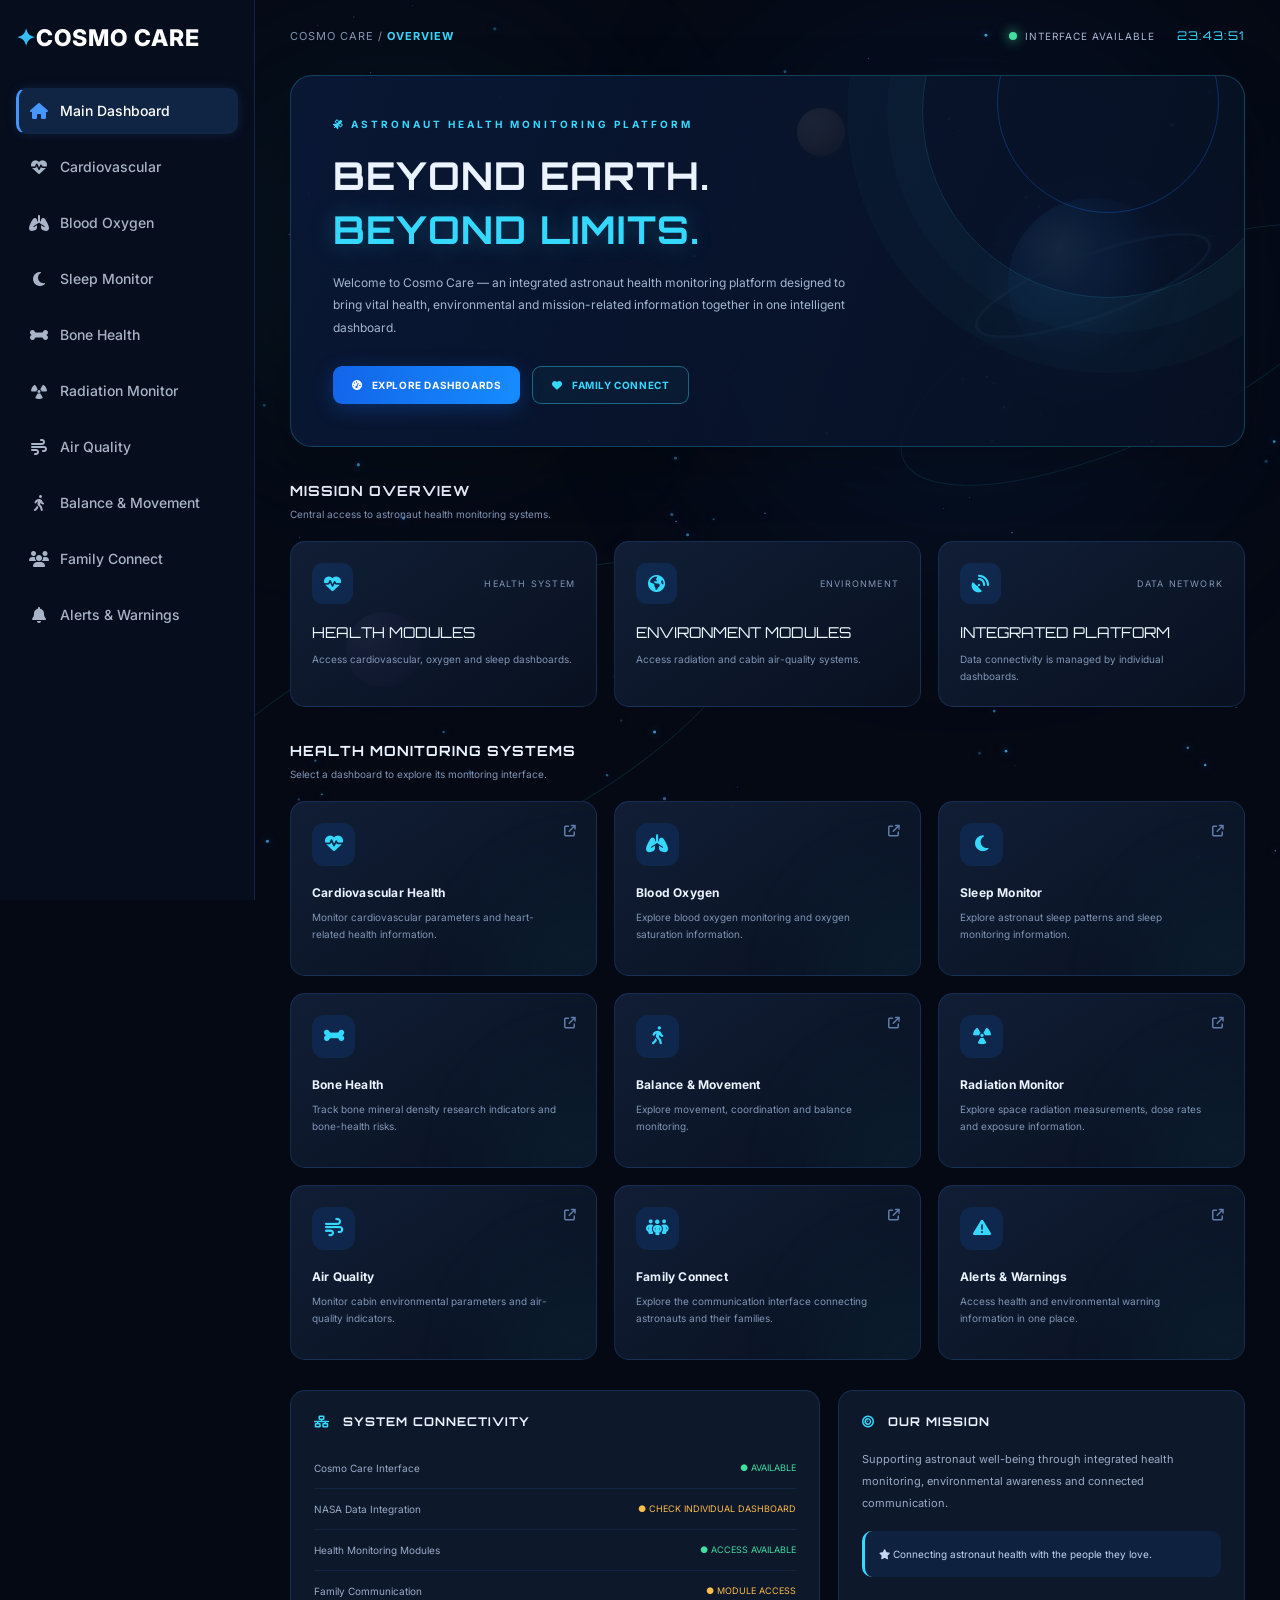
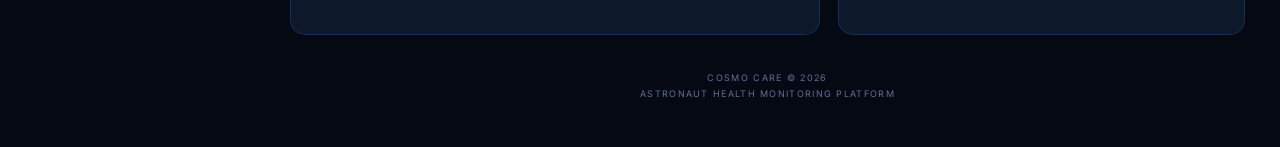
<file: index.html>
<!DOCTYPE html>
<html lang="en">

<head>
    <meta charset="UTF-8">
    <meta name="viewport" content="width=device-width, initial-scale=1.0">

    <title>Cosmo Care | Astronaut Health Monitoring</title>

    <link rel="stylesheet" href="cosmo-style.css">

    <link
        href="https://fonts.googleapis.com/css2?family=Orbitron:wght@400;500;600;700;800&family=Inter:wght@300;400;500;600;700;800&display=swap"
        rel="stylesheet">

    <link rel="stylesheet" href="https://cdnjs.cloudflare.com/ajax/libs/font-awesome/6.6.0/css/all.min.css">

    <style>
        :root {
            --bg: #050914;
            --sidebar: #080f20;
            --card: #101b30;
            --blue: #1677ff;
            --cyan: #35d9ff;
            --text: #eaf3ff;
            --muted: #8295b5;
            --border: rgba(74, 145, 255, 0.18);
        }

        * {
            margin: 0;
            padding: 0;
            box-sizing: border-box;
        }

        body {
            background: var(--bg);
            color: var(--text);
            font-family: 'Inter', sans-serif;
            min-height: 100vh;
            overflow-x: hidden;
        }

        /* BACKGROUND */

        #stars {
            position: fixed;
            inset: 0;
            width: 100%;
            height: 100%;
            z-index: -3;
            pointer-events: none;
        }

        .space-background {
            position: fixed;
            inset: 0;
            overflow: hidden;
            pointer-events: none;
            z-index: -2;
        }

        .background-glow {
            position: fixed;
            width: 500px;
            height: 500px;
            border-radius: 50%;
            background: rgba(22, 119, 255, 0.09);
            filter: blur(110px);
            top: 5%;
            right: 5%;
            z-index: -1;
            pointer-events: none;
        }

        .background-glow.two {
            width: 400px;
            height: 400px;
            background: rgba(53, 217, 255, 0.06);
            bottom: 0;
            left: 15%;
        }

        /* PLANETS */

        .planet {
            position: absolute;
            border-radius: 50%;
            animation: planetFloat 12s ease-in-out infinite alternate;
        }

        .planet-one {
            width: 170px;
            height: 170px;
            right: 8%;
            top: 22%;
            background: radial-gradient(circle at 30% 30%,
                    #8bdfff, #2378c9 25%, #123d78 60%, #050b20);
            box-shadow:
                inset -25px -15px 40px #020817,
                0 0 45px rgba(35, 120, 255, 0.3);
        }

        .planet-ring {
            position: absolute;
            width: 250px;
            height: 65px;
            border: 3px solid rgba(90, 190, 255, 0.5);
            border-radius: 50%;
            left: -40px;
            top: 55px;
            transform: rotate(-20deg);
            box-shadow: 0 0 15px rgba(53, 217, 255, 0.2);
        }

        .planet-two {
            width: 75px;
            height: 75px;
            left: 27%;
            top: 68%;
            background: radial-gradient(circle at 30% 30%,
                    #e2baff, #7148a8 45%, #17102c);
            box-shadow: 0 0 30px rgba(160, 100, 255, 0.2);
            animation-delay: -4s;
        }

        .planet-three {
            width: 48px;
            height: 48px;
            right: 34%;
            top: 12%;
            background: radial-gradient(circle at 30% 30%,
                    #fff0b0, #c58d4c 50%, #4b291c);
            box-shadow: 0 0 25px rgba(255, 190, 100, 0.2);
            animation-delay: -7s;
        }

        @keyframes planetFloat {
            from {
                transform: translateY(0) rotate(0);
            }

            to {
                transform: translateY(-22px) rotate(12deg);
            }
        }

        .orbit {
            position: absolute;
            border: 1px solid rgba(53, 217, 255, 0.12);
            border-radius: 50%;
            transform: rotate(-25deg);
            animation: orbitRotate 35s linear infinite;
        }

        .orbit-one {
            width: 500px;
            height: 170px;
            right: -100px;
            top: 30%;
        }

        .orbit-two {
            width: 650px;
            height: 240px;
            left: 10%;
            bottom: 5%;
            animation-direction: reverse;
            animation-duration: 45s;
        }

        @keyframes orbitRotate {
            to {
                transform: rotate(335deg);
            }
        }

        /* SIDEBAR */

        .sidebar {
            width: 255px;
            height: 100vh;
            position: fixed;
            left: 0;
            top: 0;
            background: rgba(7, 14, 30, 0.96);
            border-right: 1px solid var(--border);
            padding: 25px 16px;
            z-index: 100;
            overflow-y: auto;
            backdrop-filter: blur(20px);
            transition: 0.35s ease;
        }

        .logo {
            display: flex;
            align-items: center;
            gap: 12px;
            padding: 0 10px;
            margin-bottom: 38px;
        }

        .logo-icon {
            width: 44px;
            height: 44px;
            flex-shrink: 0;
            border-radius: 13px;
            background: linear-gradient(135deg, #1677ff, #35d9ff);
            display: grid;
            place-items: center;
            color: white;
            font-size: 21px;
            box-shadow: 0 0 25px rgba(22, 119, 255, 0.35);
        }

        .logo h2 {
            font-family: 'Orbitron', sans-serif;
            font-size: 16px;
            letter-spacing: 1px;
        }

        .logo span {
            display: block;
            font-size: 9px;
            color: var(--cyan);
            letter-spacing: 1.5px;
            margin-top: 5px;
        }

        .menu-label {
            color: #607492;
            font-size: 10px;
            letter-spacing: 2px;
            font-weight: 700;
            padding: 0 12px;
            margin-bottom: 13px;
        }

        .nav-links {
            display: flex;
            flex-direction: column;
            gap: 6px;
        }

        .nav-links a {
            text-decoration: none;
            color: #91a3c1;
            padding: 13px 12px;
            border-radius: 10px;
            display: flex;
            align-items: center;
            gap: 13px;
            font-size: 12px;
            transition: 0.3s;
            border: 1px solid transparent;
        }

        .nav-links a i {
            width: 18px;
            text-align: center;
            font-size: 15px;
        }

        .nav-links a:hover,
        .nav-links a.active {
            color: white;
            background: linear-gradient(90deg,
                    rgba(22, 119, 255, 0.22),
                    rgba(53, 217, 255, 0.06));
            border-color: rgba(53, 217, 255, 0.2);
            box-shadow: inset 3px 0 var(--cyan);
            transform: translateX(3px);
        }

        .sidebar-bottom {
            margin-top: 35px;
            padding: 16px;
            border: 1px solid var(--border);
            background: rgba(16, 27, 48, 0.7);
            border-radius: 12px;
        }

        .sidebar-bottom strong {
            display: block;
            color: var(--cyan);
            font-size: 11px;
            margin-bottom: 8px;
        }

        .sidebar-bottom p {
            color: var(--muted);
            font-size: 10px;
            line-height: 1.8;
        }

        /* MAIN */

        .main {
            margin-left: 255px;
            padding: 28px 35px 45px;
            min-height: 100vh;
            max-width: 1700px;
        }

        .topbar {
            display: flex;
            justify-content: space-between;
            align-items: center;
            margin-bottom: 32px;
        }

        .breadcrumb {
            color: var(--muted);
            font-size: 11px;
            letter-spacing: 1px;
        }

        .breadcrumb strong {
            color: var(--cyan);
        }

        .top-right {
            display: flex;
            align-items: center;
            gap: 22px;
        }

        .system-status {
            display: flex;
            align-items: center;
            gap: 8px;
            color: #a7bad5;
            font-size: 10px;
            letter-spacing: 1px;
        }

        .status-dot {
            width: 8px;
            height: 8px;
            border-radius: 50%;
            background: #42dfa0;
            box-shadow: 0 0 12px #42dfa0;
            animation: statusPulse 2s infinite;
        }

        @keyframes statusPulse {
            50% {
                opacity: 0.45;
                box-shadow: 0 0 3px #42dfa0;
            }
        }

        .clock {
            font-family: 'Orbitron', sans-serif;
            font-size: 12px;
            color: var(--cyan);
            letter-spacing: 1px;
        }

        /* HERO */

        .hero {
            position: relative;
            overflow: hidden;
            min-height: 270px;
            padding: 42px;
            border: 1px solid rgba(53, 217, 255, 0.23);
            border-radius: 22px;
            background:
                linear-gradient(110deg,
                    rgba(9, 24, 53, 0.97),
                    rgba(8, 17, 36, 0.88));
            box-shadow: 0 18px 55px rgba(0, 0, 0, 0.28);
            margin-bottom: 35px;
            animation: fadeUp 0.7s ease both;
        }

        .hero::before {
            content: "";
            position: absolute;
            width: 370px;
            height: 370px;
            border: 1px solid rgba(53, 217, 255, 0.15);
            border-radius: 50%;
            right: -50px;
            top: -150px;
            box-shadow:
                0 0 0 35px rgba(53, 217, 255, 0.025),
                0 0 0 75px rgba(53, 217, 255, 0.02);
        }

        .hero::after {
            content: "";
            position: absolute;
            width: 220px;
            height: 220px;
            border: 1px solid rgba(22, 119, 255, 0.3);
            border-radius: 50%;
            right: 25px;
            top: -85px;
            animation: rotate 22s linear infinite;
        }

        @keyframes rotate {
            to {
                transform: rotate(360deg);
            }
        }

        .hero-content {
            position: relative;
            z-index: 2;
            max-width: 660px;
        }

        .eyebrow {
            color: var(--cyan);
            font-size: 10px;
            font-weight: 700;
            letter-spacing: 3px;
            margin-bottom: 19px;
        }

        .hero h1 {
            font-family: 'Orbitron', sans-serif;
            font-size: clamp(26px, 3vw, 39px);
            line-height: 1.4;
            margin-bottom: 15px;
            letter-spacing: 1px;
        }

        .hero h1 span {
            color: var(--cyan);
            text-shadow: 0 0 25px rgba(53, 217, 255, 0.25);
        }

        .hero p {
            color: #a5b6d1;
            font-size: 12px;
            line-height: 1.9;
            max-width: 540px;
        }

        .hero-buttons {
            display: flex;
            gap: 12px;
            margin-top: 26px;
            flex-wrap: wrap;
        }

        .btn {
            padding: 12px 19px;
            border-radius: 9px;
            font-size: 10px;
            font-weight: 700;
            text-decoration: none;
            transition: 0.3s;
            display: inline-flex;
            align-items: center;
            gap: 9px;
            cursor: pointer;
            letter-spacing: 0.6px;
        }

        .btn-primary {
            color: white;
            background: linear-gradient(100deg, #1265e9, #168cff);
            box-shadow: 0 5px 20px rgba(22, 119, 255, 0.25);
        }

        .btn-outline {
            color: var(--cyan);
            border: 1px solid rgba(53, 217, 255, 0.4);
            background: rgba(53, 217, 255, 0.04);
        }

        .btn:hover {
            transform: translateY(-3px);
            filter: brightness(1.15);
        }

        /* SECTION HEADINGS */

        .section-heading {
            display: flex;
            justify-content: space-between;
            align-items: center;
            margin: 35px 0 19px;
        }

        .section-heading h2 {
            font-family: 'Orbitron', sans-serif;
            font-size: 14px;
            letter-spacing: 1px;
        }

        .section-heading p {
            color: var(--muted);
            font-size: 10px;
            margin-top: 7px;
            line-height: 1.6;
        }

        /* SUMMARY */

        .summary-grid {
            display: grid;
            grid-template-columns: repeat(3, 1fr);
            gap: 17px;
        }

        .summary-card {
            position: relative;
            overflow: hidden;
            background: linear-gradient(145deg,
                    rgba(17, 31, 55, 0.96),
                    rgba(9, 17, 33, 0.96));
            border: 1px solid var(--border);
            border-radius: 15px;
            padding: 21px;
            transition: 0.35s;
        }

        .summary-card:hover {
            border-color: rgba(53, 217, 255, 0.5);
            transform: translateY(-5px);
            box-shadow: 0 12px 30px rgba(22, 119, 255, 0.1);
        }

        .summary-top {
            display: flex;
            justify-content: space-between;
            align-items: center;
            margin-bottom: 19px;
        }

        .summary-icon {
            width: 41px;
            height: 41px;
            border-radius: 11px;
            display: grid;
            place-items: center;
            background: rgba(22, 119, 255, 0.14);
            color: var(--cyan);
            font-size: 17px;
        }

        .summary-label {
            font-size: 9px;
            color: var(--muted);
            letter-spacing: 1.2px;
        }

        .summary-value {
            font-family: 'Orbitron', sans-serif;
            font-size: 15px;
            margin-bottom: 9px;
            color: #e9f7ff;
        }

        .summary-note {
            color: #8295b5;
            font-size: 10px;
            line-height: 1.7;
        }

        /* DASHBOARD GRID */

        .dashboard-grid {
            display: grid;
            grid-template-columns: repeat(3, 1fr);
            gap: 17px;
        }

        .dash-card {
            position: relative;
            overflow: hidden;
            min-height: 175px;
            background: linear-gradient(145deg,
                    rgba(17, 31, 55, 0.96),
                    rgba(9, 17, 33, 0.96));
            border: 1px solid var(--border);
            border-radius: 15px;
            padding: 21px;
            text-decoration: none;
            color: var(--text);
            transition: 0.35s ease;
            animation: fadeUp 0.6s ease both;
        }

        .dash-card::before {
            content: "";
            position: absolute;
            width: 140px;
            height: 140px;
            right: -65px;
            bottom: -75px;
            background: var(--cyan);
            filter: blur(65px);
            opacity: 0.09;
            transition: 0.35s;
        }

        .dash-card:hover {
            transform: translateY(-6px);
            border-color: rgba(53, 217, 255, 0.6);
            box-shadow: 0 15px 35px rgba(22, 119, 255, 0.13);
        }

        .dash-card:hover::before {
            opacity: 0.2;
        }

        .dash-icon {
            width: 43px;
            height: 43px;
            display: grid;
            place-items: center;
            border-radius: 12px;
            color: var(--cyan);
            background: rgba(22, 119, 255, 0.13);
            font-size: 18px;
            margin-bottom: 19px;
            transition: 0.35s;
        }

        .dash-card:hover .dash-icon {
            transform: scale(1.08) rotate(-5deg);
            box-shadow: 0 0 20px rgba(53, 217, 255, 0.15);
        }

        .dash-card h3 {
            font-size: 12px;
            margin-bottom: 9px;
            letter-spacing: 0.2px;
        }

        .dash-card p {
            font-size: 10px;
            color: var(--muted);
            line-height: 1.7;
            max-width: 250px;
        }

        .card-arrow {
            position: absolute;
            right: 20px;
            top: 23px;
            color: #607caa;
            font-size: 12px;
            transition: 0.3s;
        }

        .dash-card:hover .card-arrow {
            color: var(--cyan);
            transform: translate(4px, -4px);
        }

        /* BOTTOM PANELS */

        .bottom-grid {
            display: grid;
            grid-template-columns: 1.3fr 1fr;
            gap: 18px;
            margin-top: 30px;
        }

        .info-panel {
            background: rgba(16, 27, 48, 0.86);
            border: 1px solid var(--border);
            border-radius: 15px;
            padding: 23px;
            backdrop-filter: blur(15px);
            transition: 0.3s;
        }

        .info-panel:hover {
            border-color: rgba(53, 217, 255, 0.3);
        }

        .info-panel h3 {
            font-family: 'Orbitron', sans-serif;
            font-size: 12px;
            margin-bottom: 19px;
            letter-spacing: 1px;
        }

        .data-row {
            display: flex;
            align-items: center;
            justify-content: space-between;
            gap: 12px;
            padding: 14px 0;
            border-bottom: 1px solid rgba(74, 145, 255, 0.1);
            font-size: 10px;
        }

        .data-row:last-child {
            border-bottom: none;
        }

        .data-row span:first-child {
            color: #9bacc7;
        }

        .data-status {
            color: #ffbd4a;
            font-size: 9px;
            text-align: right;
        }

        .data-status.connected {
            color: #42dfa0;
        }

        .mission-text {
            color: #9bacc7;
            font-size: 11px;
            line-height: 2;
        }

        .mission-highlight {
            margin-top: 17px;
            padding: 14px;
            border-radius: 10px;
            background: rgba(22, 119, 255, 0.09);
            border-left: 3px solid var(--cyan);
            color: #c2d6f5;
            font-size: 10px;
            line-height: 1.8;
        }

        /* FOOTER */

        footer {
            text-align: center;
            color: #5f7291;
            font-size: 9px;
            padding: 35px 0 0;
            letter-spacing: 1.3px;
            line-height: 1.8;
        }

        /* MOBILE MENU */

        .mobile-menu {
            display: none;
            border: 1px solid var(--border);
            color: var(--cyan);
            background: rgba(16, 27, 48, 0.9);
            padding: 10px 13px;
            border-radius: 9px;
            cursor: pointer;
            font-size: 15px;
        }

        .sidebar-overlay {
            display: none;
        }

        /* ENTRANCE ANIMATION */

        @keyframes fadeUp {
            from {
                opacity: 0;
                transform: translateY(18px);
            }

            to {
                opacity: 1;
                transform: translateY(0);
            }
        }

        /* TABLET */

        @media(max-width: 1100px) {
            .dashboard-grid {
                grid-template-columns: repeat(2, 1fr);
            }

            .summary-grid {
                grid-template-columns: repeat(2, 1fr);
            }

            .main {
                padding: 25px 24px 40px;
            }
        }

        /* MOBILE */

        @media(max-width: 760px) {
            .sidebar {
                transform: translateX(-100%);
                width: 270px;
            }

            .sidebar.open {
                transform: translateX(0);
            }

            .sidebar-overlay.show {
                display: block;
                position: fixed;
                inset: 0;
                background: rgba(0, 0, 0, 0.65);
                z-index: 90;
            }

            .main {
                margin-left: 0;
                padding: 19px 15px 35px;
            }

            .mobile-menu {
                display: block;
            }

            .topbar {
                gap: 12px;
                flex-wrap: wrap;
                margin-bottom: 25px;
            }

            .top-right {
                gap: 12px;
            }

            .system-status {
                font-size: 9px;
            }

            .clock {
                font-size: 10px;
            }

            .hero {
                padding: 28px 21px;
                min-height: 260px;
            }

            .hero h1 {
                font-size: 25px;
            }

            .hero p {
                font-size: 11px;
            }

            .hero::before {
                right: -220px;
            }

            .hero::after {
                right: -150px;
            }

            .dashboard-grid,
            .summary-grid,
            .bottom-grid {
                grid-template-columns: 1fr;
            }

            .section-heading {
                margin-top: 29px;
            }

            .dash-card {
                min-height: 155px;
            }

            .planet-one {
                width: 100px;
                height: 100px;
                right: -20px;
            }

            .planet-ring {
                width: 150px;
                height: 40px;
                top: 30px;
            }

            .planet-two {
                width: 45px;
                height: 45px;
            }

            .planet-three {
                width: 30px;
                height: 30px;
            }
        }

        @media(max-width: 420px) {
            .breadcrumb {
                font-size: 9px;
            }

            .top-right {
                width: 100%;
                justify-content: flex-end;
            }

            .hero-buttons {
                flex-direction: column;
                align-items: flex-start;
            }

            .btn {
                justify-content: center;
            }

            .data-row {
                align-items: flex-start;
                font-size: 9px;
            }

            .data-status {
                max-width: 145px;
                line-height: 1.6;
            }
        }

        @media(prefers-reduced-motion: reduce) {

            *,
            *::before,
            *::after {
                animation-duration: 0.01ms !important;
                animation-iteration-count: 1 !important;
                transition-duration: 0.01ms !important;
                scroll-behavior: auto !important;
            }
        }

        /* MAIN DASHBOARD ACTIVE NAV LINK */
        .sidebar .nav-link.active {
            background: rgba(70, 150, 255, 0.18);
            color: #ffffff;
            border-left: 3px solid #4696ff;
            box-shadow: 0 0 12px rgba(70, 150, 255, 0.15);
        }

        .sidebar .nav-link.active i {
            color: #4696ff;
        }
    </style>
</head>

<body>

    <!-- SPACE BACKGROUND -->

    <div class="space-background">

        <div class="planet planet-one">
            <div class="planet-ring"></div>
        </div>

        <div class="planet planet-two"></div>
        <div class="planet planet-three"></div>

        <div class="orbit orbit-one"></div>
        <div class="orbit orbit-two"></div>

    </div>

    <canvas id="stars"></canvas>

    <div class="background-glow"></div>
    <div class="background-glow two"></div>

    <div class="sidebar-overlay" id="sidebarOverlay" onclick="toggleSidebar()"></div>

    <!-- SIDEBAR -->

    <aside class="sidebar">

        <div class="sidebar-logo">
            <span>✦</span> COSMO CARE
        </div>

        <div class="sidebar-menu">

            <a href="index.html" class="nav-link active">
                <i class="fas fa-house"></i>
                <span>Main Dashboard</span>
            </a>

            <a href="cardiovascular.html" class="nav-link">
                <i class="fas fa-heartbeat"></i>
                <span>Cardiovascular</span>
            </a>

            <a href="oxygen.html" class="nav-link">
                <i class="fas fa-lungs"></i>
                <span>Blood Oxygen</span>
            </a>

            <a href="sleep.html" class="nav-link">
                <i class="fas fa-moon"></i>
                <span>Sleep Monitor</span>
            </a>

            <a href="bone-health.html" class="nav-link">
                <i class="fas fa-bone"></i>
                <span>Bone Health</span>
            </a>

            <a href="radiation.html" class="nav-link">
                <i class="fas fa-radiation"></i>
                <span>Radiation Monitor</span>
            </a>

            <a href="air-quality.html" class="nav-link">
                <i class="fas fa-wind"></i>
                <span>Air Quality</span>
            </a>

            <a href="movement.html" class="nav-link">
                <i class="fas fa-person-walking"></i>
                <span>Balance & Movement</span>
            </a>

            <a href="famil-connect.html" class="nav-link">
                <i class="fas fa-users"></i>
                <span>Family Connect</span>
            </a>

            <a href="alerts.html" class="nav-link">
                <i class="fas fa-bell"></i>
                <span>Alerts & Warnings</span>
            </a>

        </div>

    </aside>

    <!-- MAIN CONTENT -->

    <main class="main">

        <!-- TOP BAR -->

        <header class="topbar">

            <div style="display:flex;align-items:center;gap:13px;">

                <button class="mobile-menu" onclick="toggleSidebar()" aria-label="Open navigation menu">

                    <i class="fa-solid fa-bars"></i>

                </button>

                <div class="breadcrumb">
                    COSMO CARE / <strong>OVERVIEW</strong>
                </div>

            </div>

            <div class="top-right">

                <div class="system-status">
                    <span class="status-dot"></span>
                    INTERFACE AVAILABLE
                </div>

                <div class="clock" id="clock">
                    00:00:00
                </div>

            </div>

        </header>

        <!-- HERO -->

        <section class="hero">

            <div class="hero-content">

                <div class="eyebrow">
                    <i class="fa-solid fa-satellite"></i>
                    ASTRONAUT HEALTH MONITORING PLATFORM
                </div>

                <h1>
                    BEYOND EARTH.<br>
                    <span>BEYOND LIMITS.</span>
                </h1>

                <p>
                    Welcome to Cosmo Care — an integrated astronaut health
                    monitoring platform designed to bring vital health,
                    environmental and mission-related information together
                    in one intelligent dashboard.
                </p>

                <div class="hero-buttons">

                    <a href="#dashboards" class="btn btn-primary">
                        <i class="fa-solid fa-gauge-high"></i>
                        EXPLORE DASHBOARDS
                    </a>

                    <a href="famil-connect.html" class="btn btn-outline">
                        <i class="fa-solid fa-heart"></i>
                        FAMILY CONNECT
                    </a>

                </div>

            </div>

        </section>

        <!-- MISSION OVERVIEW -->

        <div class="section-heading">

            <div>
                <h2>MISSION OVERVIEW</h2>
                <p>Central access to astronaut health monitoring systems.</p>
            </div>

        </div>

        <section class="summary-grid">

            <div class="summary-card">

                <div class="summary-top">

                    <div class="summary-icon">
                        <i class="fa-solid fa-heart-pulse"></i>
                    </div>

                    <span class="summary-label">HEALTH SYSTEM</span>

                </div>

                <div class="summary-value">HEALTH MODULES</div>

                <div class="summary-note">
                    Access cardiovascular, oxygen and sleep dashboards.
                </div>

            </div>

            <div class="summary-card">

                <div class="summary-top">

                    <div class="summary-icon">
                        <i class="fa-solid fa-earth-americas"></i>
                    </div>

                    <span class="summary-label">ENVIRONMENT</span>

                </div>

                <div class="summary-value">ENVIRONMENT MODULES</div>

                <div class="summary-note">
                    Access radiation and cabin air-quality systems.
                </div>

            </div>

            <div class="summary-card">

                <div class="summary-top">

                    <div class="summary-icon">
                        <i class="fa-solid fa-satellite-dish"></i>
                    </div>

                    <span class="summary-label">DATA NETWORK</span>

                </div>

                <div class="summary-value">INTEGRATED PLATFORM</div>

                <div class="summary-note">
                    Data connectivity is managed by individual dashboards.
                </div>

            </div>

        </section>

        <!-- HEALTH MONITORING DASHBOARDS -->

        <section id="dashboards">

            <div class="section-heading">

                <div>
                    <h2>HEALTH MONITORING SYSTEMS</h2>
                    <p>Select a dashboard to explore its monitoring interface.</p>
                </div>

            </div>

            <div class="dashboard-grid">

                <a href="cardiovascular.html" class="dash-card">

                    <i class="fa-solid fa-arrow-up-right-from-square card-arrow"></i>

                    <div class="dash-icon">
                        <i class="fa-solid fa-heart-pulse"></i>
                    </div>

                    <h3>Cardiovascular Health</h3>

                    <p>
                        Monitor cardiovascular parameters and heart-related
                        health information.
                    </p>

                </a>

                <a href="oxygen.html" class="dash-card">

                    <i class="fa-solid fa-arrow-up-right-from-square card-arrow"></i>

                    <div class="dash-icon">
                        <i class="fa-solid fa-lungs"></i>
                    </div>

                    <h3>Blood Oxygen</h3>

                    <p>
                        Explore blood oxygen monitoring and oxygen
                        saturation information.
                    </p>

                </a>

                <a href="sleep.html" class="dash-card">

                    <i class="fa-solid fa-arrow-up-right-from-square card-arrow"></i>

                    <div class="dash-icon">
                        <i class="fa-solid fa-moon"></i>
                    </div>

                    <h3>Sleep Monitor</h3>

                    <p>
                        Explore astronaut sleep patterns and sleep
                        monitoring information.
                    </p>

                </a>

                <a href="bone-health.html" class="dash-card">

                    <i class="fa-solid fa-arrow-up-right-from-square card-arrow"></i>

                    <div class="dash-icon">
                        <i class="fa-solid fa-bone"></i>
                    </div>

                    <h3>Bone Health</h3>

                    <p>
                        Track bone mineral density research indicators
                        and bone-health risks.
                    </p>

                </a>

                <a href="movement.html" class="dash-card">

                    <i class="fa-solid fa-arrow-up-right-from-square card-arrow"></i>

                    <div class="dash-icon">
                        <i class="fa-solid fa-person-walking"></i>
                    </div>

                    <h3>Balance & Movement</h3>

                    <p>
                        Explore movement, coordination and balance monitoring.
                    </p>

                </a>

                <a href="radiation.html" class="dash-card">

                    <i class="fa-solid fa-arrow-up-right-from-square card-arrow"></i>

                    <div class="dash-icon">
                        <i class="fa-solid fa-radiation"></i>
                    </div>

                    <h3>Radiation Monitor</h3>

                    <p>
                        Explore space radiation measurements, dose rates
                        and exposure information.
                    </p>

                </a>

                <a href="air-quality.html" class="dash-card">

                    <i class="fa-solid fa-arrow-up-right-from-square card-arrow"></i>

                    <div class="dash-icon">
                        <i class="fa-solid fa-wind"></i>
                    </div>

                    <h3>Air Quality</h3>

                    <p>
                        Monitor cabin environmental parameters and
                        air-quality indicators.
                    </p>

                </a>

                <a href="famil-connect.html" class="dash-card">

                    <i class="fa-solid fa-arrow-up-right-from-square card-arrow"></i>

                    <div class="dash-icon">
                        <i class="fa-solid fa-people-group"></i>
                    </div>

                    <h3>Family Connect</h3>

                    <p>
                        Explore the communication interface connecting
                        astronauts and their families.
                    </p>

                </a>

                <a href="alerts.html" class="dash-card">

                    <i class="fa-solid fa-arrow-up-right-from-square card-arrow"></i>

                    <div class="dash-icon">
                        <i class="fa-solid fa-triangle-exclamation"></i>
                    </div>

                    <h3>Alerts & Warnings</h3>

                    <p>
                        Access health and environmental warning information
                        in one place.
                    </p>

                </a>

            </div>

        </section>

        <!-- SYSTEM INFORMATION -->

        <section class="bottom-grid">

            <div class="info-panel">

                <h3>
                    <i class="fa-solid fa-network-wired" style="color:var(--cyan);margin-right:8px;"></i>
                    SYSTEM CONNECTIVITY
                </h3>

                <div class="data-row">

                    <span>Cosmo Care Interface</span>

                    <span class="data-status connected">
                        ● AVAILABLE
                    </span>

                </div>

                <div class="data-row">

                    <span>NASA Data Integration</span>

                    <span class="data-status">
                        ● CHECK INDIVIDUAL DASHBOARD
                    </span>

                </div>

                <div class="data-row">

                    <span>Health Monitoring Modules</span>

                    <span class="data-status connected">
                        ● ACCESS AVAILABLE
                    </span>

                </div>

                <div class="data-row">

                    <span>Family Communication</span>

                    <span class="data-status">
                        ● MODULE ACCESS
                    </span>

                </div>

            </div>

            <div class="info-panel">

                <h3>
                    <i class="fa-solid fa-bullseye" style="color:var(--cyan);margin-right:8px;"></i>
                    OUR MISSION
                </h3>

                <p class="mission-text">
                    Supporting astronaut well-being through integrated
                    health monitoring, environmental awareness and
                    connected communication.
                </p>

                <div class="mission-highlight">

                    <i class="fa-solid fa-star"></i>

                    Connecting astronaut health with the people they love.

                </div>

            </div>

        </section>

        <footer>
            COSMO CARE © 2026
            <br>
            ASTRONAUT HEALTH MONITORING PLATFORM
        </footer>

    </main>

    <script>

        /* LIVE CLOCK */

        function updateClock() {

            const now = new Date();

            document.getElementById("clock").textContent =
                now.toLocaleTimeString("en-IN", {
                    hour12: false,
                    timeZone: "Asia/Kolkata"
                });

        }

        updateClock();

        setInterval(updateClock, 1000);


        /* MOBILE SIDEBAR */
        function toggleSidebar() {
            const sidebar =
                document.querySelector('.sidebar') ||
                document.querySelector('.side-panel') ||
                document.querySelector('aside');

            const overlay =
                document.querySelector('.sidebar-overlay') ||
                document.querySelector('.menu-overlay');

            if (!sidebar) {
                console.error("Sidebar HTML element not found!");
                return;
            }

            sidebar.classList.toggle('open');

            if (overlay) {
                overlay.classList.toggle('active', sidebar.classList.contains('open'));
            }

            document.body.classList.toggle(
                'sidebar-open',
                sidebar.classList.contains('open')
            );
        }



        /* CLOSE SIDEBAR WHEN LINK IS CLICKED ON MOBILE */

        document.querySelectorAll(".nav-links a").forEach(link => {

            link.addEventListener("click", () => {

                document.getElementById("sidebar").classList.remove("open");
                document.getElementById("sidebarOverlay").classList.remove("show");

            });

        });


        /* STAR PARTICLE BACKGROUND */

        const canvas = document.getElementById("stars");
        const ctx = canvas.getContext("2d");

        let stars = [];

        function resizeCanvas() {

            const ratio = Math.min(window.devicePixelRatio || 1, 2);

            canvas.width = window.innerWidth * ratio;
            canvas.height = window.innerHeight * ratio;

            canvas.style.width = window.innerWidth + "px";
            canvas.style.height = window.innerHeight + "px";

            ctx.setTransform(ratio, 0, 0, ratio, 0, 0);

            stars = [];

            const totalStars = Math.min(
                150,
                Math.floor(window.innerWidth / 8)
            );

            for (let i = 0; i < totalStars; i++) {

                stars.push({

                    x: Math.random() * window.innerWidth,
                    y: Math.random() * window.innerHeight,

                    radius: Math.random() * 1.4 + 0.3,

                    speed: Math.random() * 0.25 + 0.05,

                    opacity: Math.random() * 0.6 + 0.2

                });

            }

        }


        function animateStars() {

            ctx.clearRect(
                0,
                0,
                window.innerWidth,
                window.innerHeight
            );

            stars.forEach(star => {

                star.y -= star.speed;

                if (star.y < 0) {

                    star.y = window.innerHeight;
                    star.x = Math.random() * window.innerWidth;

                }

                ctx.beginPath();

                ctx.arc(
                    star.x,
                    star.y,
                    star.radius,
                    0,
                    Math.PI * 2
                );

                ctx.fillStyle =
                    `rgba(85,190,255,${star.opacity})`;

                ctx.shadowBlur = 9;
                ctx.shadowColor = "#168cff";

                ctx.fill();

            });

            requestAnimationFrame(animateStars);

        }


        window.addEventListener("resize", resizeCanvas);

        resizeCanvas();
        animateStars();

    </script>

</body>

</html>
</file>
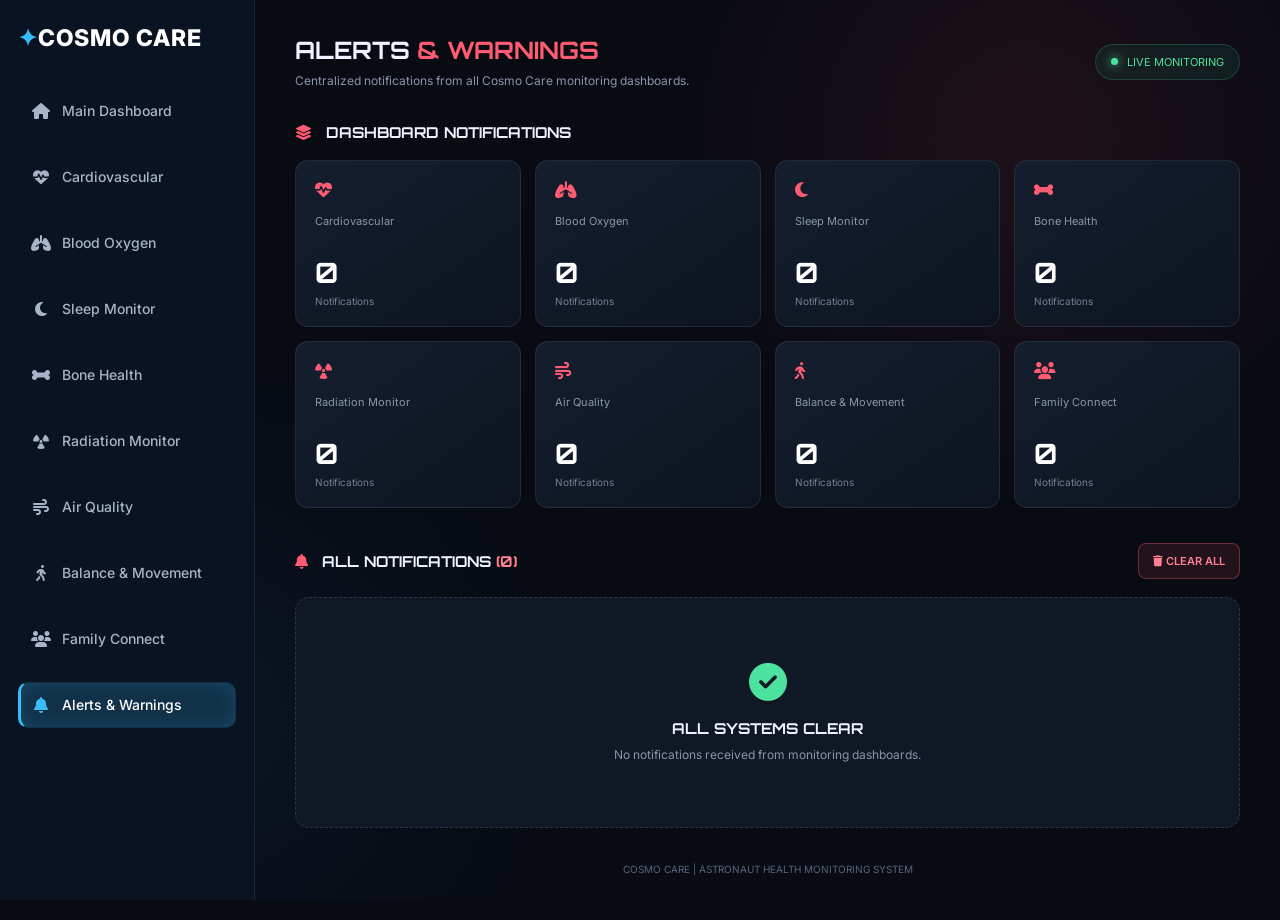
<file: alerts.html>
<!DOCTYPE html>
<html lang="en">

<head>
    <meta charset="UTF-8">
    <meta name="viewport" content="width=device-width, initial-scale=1.0">

    <title>Cosmo Care | Alerts & Warnings</title>

    <link rel="stylesheet" href="cosmo-style.css">

    <link
        href="https://fonts.googleapis.com/css2?family=Orbitron:wght@400;500;600;700;800&family=Inter:wght@300;400;500;600;700&display=swap"
        rel="stylesheet">

    <link rel="stylesheet" href="https://cdnjs.cloudflare.com/ajax/libs/font-awesome/6.6.0/css/all.min.css">

    <style>
        * {
            margin: 0;
            padding: 0;
            box-sizing: border-box;
        }

        :root {
            --bg: #080b12;
            --panel: #101725;
            --panel2: #141e2e;
            --border: rgba(255, 255, 255, 0.08);
            --text: #eef3ff;
            --muted: #8996aa;
            --accent: #ff5c73;
            --cyan: #40d9ff;
            --green: #4ce2a0;
            --yellow: #ffd166;
        }

        body {
            font-family: 'Inter', sans-serif;
            background: var(--bg);
            color: var(--text);
            min-height: 100vh;
            overflow-x: hidden;
        }

        body::before {
            content: "";
            position: fixed;
            inset: 0;
            background:
                radial-gradient(circle at 80% 15%, rgba(255, 70, 100, 0.09), transparent 30%),
                radial-gradient(circle at 15% 80%, rgba(50, 150, 255, 0.07), transparent 30%);
            pointer-events: none;
            z-index: -1;
        }

        .layout {
            display: flex;
            min-height: 100vh;
        }

        /* MAIN CONTENT */

        .main {
            margin-left: 255px;
            width: calc(100% - 255px);
            padding: 35px 40px;
        }

        .topbar {
            display: flex;
            justify-content: space-between;
            align-items: center;
            gap: 15px;
            margin-bottom: 35px;
        }

        .page-title {
            font-family: 'Orbitron', sans-serif;
            font-size: 24px;
            font-weight: 700;
        }

        .page-title span {
            color: var(--accent);
        }

        .page-subtitle {
            color: var(--muted);
            font-size: 12px;
            margin-top: 8px;
        }

        .live-status {
            display: flex;
            align-items: center;
            gap: 9px;
            background: rgba(40, 220, 150, 0.08);
            border: 1px solid rgba(40, 220, 150, 0.2);
            color: var(--green);
            padding: 10px 15px;
            border-radius: 30px;
            font-size: 11px;
            white-space: nowrap;
        }

        .live-dot {
            height: 7px;
            width: 7px;
            background: var(--green);
            border-radius: 50%;
            box-shadow: 0 0 10px var(--green);
            animation: blink 1.5s infinite;
        }

        @keyframes blink {
            50% {
                opacity: .3;
            }
        }

        /* SECTION HEADINGS */

        .section-heading,
        .notification-heading {
            display: flex;
            align-items: center;
            justify-content: space-between;
            gap: 12px;
            margin-bottom: 18px;
        }

        .section-heading h2,
        .notification-heading h2 {
            font-family: 'Orbitron', sans-serif;
            font-size: 15px;
        }

        .section-heading h2 i,
        .notification-heading h2 i {
            color: var(--accent);
            margin-right: 9px;
        }

        /* DASHBOARD COUNTS */

        .dashboard-grid {
            display: grid;
            grid-template-columns: repeat(4, 1fr);
            gap: 14px;
            margin-bottom: 35px;
        }

        .dashboard-card {
            background: linear-gradient(145deg, #141e2e, #0d1420);
            border: 1px solid var(--border);
            border-radius: 13px;
            padding: 19px;
            transition: .3s;
        }

        .dashboard-card:hover {
            transform: translateY(-4px);
            border-color: rgba(255, 92, 115, .4);
        }

        .dashboard-icon {
            font-size: 17px;
            color: var(--accent);
            margin-bottom: 13px;
        }

        .dashboard-name {
            color: var(--muted);
            font-size: 11px;
            min-height: 30px;
            line-height: 1.5;
        }

        .dashboard-count {
            font-family: 'Orbitron', sans-serif;
            font-size: 28px;
            font-weight: 700;
            margin-top: 12px;
            color: white;
        }

        .count-label {
            font-size: 10px;
            color: #748198;
            margin-top: 5px;
        }

        /* CLEAR BUTTON */

        .clear-btn {
            border: 1px solid rgba(255, 92, 115, .35);
            background: rgba(255, 92, 115, .1);
            color: #ff8192;
            padding: 10px 14px;
            border-radius: 8px;
            cursor: pointer;
            font-size: 11px;
            font-weight: 600;
            transition: .3s;
        }

        .clear-btn:hover {
            background: rgba(255, 92, 115, .23);
        }

        /* NOTIFICATIONS */

        .notification-list {
            display: flex;
            flex-direction: column;
            gap: 13px;
        }

        .notification-card {
            display: flex;
            align-items: center;
            gap: 16px;
            background: linear-gradient(110deg, #141e2e, #101725);
            border: 1px solid var(--border);
            border-radius: 12px;
            padding: 19px;
            animation: slideIn .35s ease;
            transition: .3s;
        }

        .notification-card:hover {
            border-color: rgba(255, 92, 115, .3);
            transform: translateX(3px);
        }

        .notification-card.acknowledged {
            opacity: .72;
            border-color: rgba(76, 226, 160, .2);
        }

        @keyframes slideIn {
            from {
                opacity: 0;
                transform: translateY(10px);
            }

            to {
                opacity: 1;
                transform: translateY(0);
            }
        }

        .notification-icon {
            height: 46px;
            min-width: 46px;
            border-radius: 12px;
            background: rgba(255, 92, 115, .12);
            color: var(--accent);
            display: flex;
            align-items: center;
            justify-content: center;
            font-size: 18px;
        }

        .notification-card.acknowledged .notification-icon {
            background: rgba(76, 226, 160, .12);
            color: var(--green);
        }

        .notification-content {
            flex: 1;
            min-width: 0;
        }

        .notification-title {
            font-size: 13px;
            font-weight: 700;
            margin-bottom: 7px;
        }

        .notification-message {
            font-size: 12px;
            color: #a6b2c5;
            line-height: 1.6;
            overflow-wrap: anywhere;
        }

        .notification-meta {
            display: flex;
            flex-wrap: wrap;
            gap: 12px;
            margin-top: 10px;
            font-size: 10px;
            color: #77869d;
        }

        .source-tag {
            color: var(--cyan);
        }

        .status-tag {
            color: var(--yellow);
        }

        .notification-card.acknowledged .status-tag {
            color: var(--green);
        }

        .notification-actions {
            display: flex;
            flex-direction: column;
            gap: 7px;
            flex-shrink: 0;
        }

        .ack-btn,
        .delete-btn {
            padding: 9px 12px;
            border-radius: 7px;
            cursor: pointer;
            font-size: 10px;
            font-weight: 600;
            transition: .3s;
            white-space: nowrap;
        }

        .ack-btn {
            background: rgba(76, 226, 160, .09);
            border: 1px solid rgba(76, 226, 160, .25);
            color: var(--green);
        }

        .ack-btn:hover {
            background: rgba(76, 226, 160, .2);
        }

        .delete-btn {
            background: rgba(255, 92, 115, .09);
            border: 1px solid rgba(255, 92, 115, .22);
            color: #ff8192;
        }

        .delete-btn:hover {
            background: rgba(255, 92, 115, .25);
            color: white;
        }

        /* EMPTY STATE */

        .empty-state {
            text-align: center;
            padding: 65px 20px;
            background: var(--panel);
            border: 1px dashed rgba(255, 255, 255, .12);
            border-radius: 14px;
        }

        .empty-state i {
            font-size: 38px;
            color: var(--green);
            margin-bottom: 18px;
        }

        .empty-state h3 {
            font-family: 'Orbitron', sans-serif;
            font-size: 15px;
            margin-bottom: 9px;
        }

        .empty-state p {
            color: var(--muted);
            font-size: 12px;
        }

        .footer {
            text-align: center;
            color: #58667d;
            font-size: 10px;
            padding: 35px 0 10px;
        }

        /* CONSTANT SIDEBAR DESIGN */

        .sidebar {
            width: 255px !important;
            min-width: 255px !important;
        }

        .sidebar-menu .nav-link {
            font-size: 14px !important;
            height: 46px !important;
            min-height: 46px !important;
            padding: 0 12px !important;
            margin-bottom: 10px !important;
            gap: 13px !important;
            line-height: 1 !important;
        }

        .sidebar-menu .nav-link i {
            width: 16px !important;
            min-width: 16px !important;
            font-size: 16px !important;
            text-align: center;
        }

        .sidebar-menu .nav-link span {
            font-size: 14px !important;
            white-space: nowrap;
        }

        /* RESPONSIVE MAIN CONTENT */

        @media(max-width:1100px) {
            .dashboard-grid {
                grid-template-columns: repeat(2, 1fr);
            }
        }

        @media(max-width:750px) {
            .main {
                margin-left: 255px;
                width: calc(100% - 255px);
                padding: 25px 17px;
            }

            .page-title {
                font-size: 19px;
            }

            .dashboard-grid {
                grid-template-columns: repeat(2, 1fr);
                gap: 10px;
            }

            .dashboard-card {
                padding: 14px;
            }

            .dashboard-count {
                font-size: 23px;
            }

            .notification-card {
                align-items: flex-start;
                flex-wrap: wrap;
                padding: 14px;
            }

            .notification-actions {
                margin-left: 60px;
                flex-direction: row;
            }

            .topbar {
                align-items: flex-start;
            }

            .live-status {
                font-size: 9px;
                padding: 8px 10px;
            }
        }

        @media(max-width:500px) {
            .main {
                padding: 20px 12px;
            }

            .dashboard-grid {
                grid-template-columns: 1fr 1fr;
            }

            .dashboard-name {
                font-size: 10px;
            }

            .notification-heading h2 {
                font-size: 12px;
            }
        }

        /* MOBILE MENU BUTTON */
        .mobile-menu-btn {
            display: none;
            position: fixed;
            top: 15px;
            left: 15px;
            z-index: 1200;
            width: 45px;
            height: 45px;
            border: 1px solid var(--accent, #00dcff);
            border-radius: 10px;
            background: #15151f;
            color: var(--accent, #00dcff);
            font-size: 20px;
            cursor: pointer;
        }

        /* SIDEBAR OVERLAY */
        .sidebar-overlay {
            display: none;
        }

        /* MOBILE RESPONSIVENESS */
        @media screen and (max-width: 768px) {

            .mobile-menu-btn {
                display: flex;
                align-items: center;
                justify-content: center;
            }

            .sidebar {
                position: fixed;
                top: 0;
                left: 0;
                height: 100vh;
                width: 255px;
                z-index: 1100;
                transform: translateX(-100%);
                transition: transform 0.3s ease;
            }

            .sidebar.open {
                transform: translateX(0);
            }

            .sidebar-overlay.active {
                display: block;
                position: fixed;
                inset: 0;
                background: rgba(0, 0, 0, 0.65);
                z-index: 1000;
            }

            .main {
                margin-left: 0 !important;
                width: 100% !important;
                padding: 75px 15px 20px;
            }
        }
    </style>
</head>

<body>

    <!-- MOBILE MENU BUTTON -->
    <button class="mobile-menu-btn" id="mobileMenuBtn" aria-label="Open navigation">
        <i class="fas fa-bars"></i>
    </button>

    <!-- SIDEBAR OVERLAY -->
    <div class="sidebar-overlay" id="sidebarOverlay"></div>

    <div class="layout">

        <!-- SHARED SIDEBAR -->

        <aside class="sidebar">

            <div class="sidebar-logo">
                <span>✦</span> COSMO CARE
            </div>

            <div class="sidebar-menu">

                <a href="index.html" class="nav-link">
                    <i class="fas fa-house"></i>
                    <span>Main Dashboard</span>
                </a>

                <a href="cardiovascular.html" class="nav-link">
                    <i class="fas fa-heartbeat"></i>
                    <span>Cardiovascular</span>
                </a>

                <a href="oxygen.html" class="nav-link">
                    <i class="fas fa-lungs"></i>
                    <span>Blood Oxygen</span>
                </a>

                <a href="sleep.html" class="nav-link">
                    <i class="fas fa-moon"></i>
                    <span>Sleep Monitor</span>
                </a>

                <a href="bone-health.html" class="nav-link">
                    <i class="fas fa-bone"></i>
                    <span>Bone Health</span>
                </a>

                <a href="radiation.html" class="nav-link">
                    <i class="fas fa-radiation"></i>
                    <span>Radiation Monitor</span>
                </a>

                <a href="air-quality.html" class="nav-link">
                    <i class="fas fa-wind"></i>
                    <span>Air Quality</span>
                </a>

                <a href="movement.html" class="nav-link">
                    <i class="fas fa-person-walking"></i>
                    <span>Balance & Movement</span>
                </a>

                <a href="famil-connect.html" class="nav-link">
                    <i class="fas fa-users"></i>
                    <span>Family Connect</span>
                </a>

                <a href="alerts.html" class="nav-link active">
                    <i class="fas fa-bell"></i>
                    <span>Alerts & Warnings</span>
                </a>

            </div>

        </aside>

        <!-- MAIN CONTENT -->

        <main class="main">

            <div class="topbar">

                <div>
                    <h1 class="page-title">
                        ALERTS <span>& WARNINGS</span>
                    </h1>

                    <p class="page-subtitle">
                        Centralized notifications from all Cosmo Care monitoring dashboards.
                    </p>
                </div>

                <div class="live-status">
                    <span class="live-dot"></span>
                    LIVE MONITORING
                </div>

            </div>

            <div class="section-heading">
                <h2>
                    <i class="fa-solid fa-layer-group"></i>
                    DASHBOARD NOTIFICATIONS
                </h2>
            </div>

            <div class="dashboard-grid" id="dashboardGrid"></div>

            <div class="notification-heading">

                <h2>
                    <i class="fa-solid fa-bell"></i>
                    ALL NOTIFICATIONS
                    <span id="totalCount" style="color:#ff8192;">(0)</span>
                </h2>

                <button class="clear-btn" onclick="clearAllNotifications()">
                    <i class="fa-solid fa-trash"></i>
                    CLEAR ALL
                </button>

            </div>

            <div class="notification-list" id="notificationList"></div>

            <div class="footer">
                COSMO CARE | ASTRONAUT HEALTH MONITORING SYSTEM
            </div>

        </main>

    </div>

    <script>

        const STORAGE_KEY = "cosmoCareAlerts";

        const dashboards = [
            {
                name: "Cardiovascular",
                aliases: ["cardiovascular", "cardiovascular monitor"],
                icon: "fa-heart-pulse"
            },
            {
                name: "Blood Oxygen",
                aliases: ["blood oxygen", "blood oxygen monitor", "oxygen", "oxygen monitor"],
                icon: "fa-lungs"
            },
            {
                name: "Sleep Monitor",
                aliases: ["sleep", "sleep monitor"],
                icon: "fa-moon"
            },
            {
                name: "Bone Health",
                aliases: ["bone", "bone health", "bone health monitor"],
                icon: "fa-bone"
            },
            {
                name: "Radiation Monitor",
                aliases: ["radiation", "radiation monitor"],
                icon: "fa-radiation"
            },
            {
                name: "Air Quality",
                aliases: ["air", "air quality", "air quality monitor"],
                icon: "fa-wind"
            },
            {
                name: "Balance & Movement",
                aliases: ["movement", "balance", "balance and movement", "balance & movement"],
                icon: "fa-person-walking"
            },
            {
                name: "Family Connect",
                aliases: ["family", "family connect"],
                icon: "fa-users"
            }
        ];

        let notifications = [];

        /* NORMALIZE SOURCE */

        function normalizeSource(source) {

            const value = String(source || "").toLowerCase().trim();

            const dashboard = dashboards.find(item =>
                item.aliases.includes(value)
            );

            return dashboard ? dashboard.name : (source || "Other Dashboard");
        }

        /* GET ICON */

        function getIcon(source) {

            const dashboard = dashboards.find(item =>
                item.name === normalizeSource(source)
            );

            return dashboard ? dashboard.icon : "fa-bell";
        }

        /* LOAD */

        function loadNotifications() {

            try {

                const stored = JSON.parse(
                    localStorage.getItem(STORAGE_KEY) || "[]"
                );

                notifications = Array.isArray(stored) ? stored : [];

            } catch (error) {

                console.error("Unable to load Cosmo Care alerts:", error);
                notifications = [];

            }

            renderAll();
        }

        /* SAVE */

        function saveNotifications() {

            localStorage.setItem(
                STORAGE_KEY,
                JSON.stringify(notifications)
            );

        }

        /* DASHBOARD COUNTS */

        function renderDashboardCounts() {

            const grid = document.getElementById("dashboardGrid");

            grid.innerHTML = "";

            dashboards.forEach(dashboard => {

                const count = notifications.filter(alert =>
                    normalizeSource(alert.source || alert.type) === dashboard.name
                ).length;

                const card = document.createElement("div");

                card.className = "dashboard-card";

                card.innerHTML = `
                    <div class="dashboard-icon">
                        <i class="fa-solid ${dashboard.icon}"></i>
                    </div>

                    <div class="dashboard-name">
                        ${dashboard.name}
                    </div>

                    <div class="dashboard-count">
                        ${count}
                    </div>

                    <div class="count-label">
                        Notifications
                    </div>
                `;

                grid.appendChild(card);

            });

        }

        /* NOTIFICATION LIST */

        function renderNotifications() {

            const list = document.getElementById("notificationList");

            document.getElementById("totalCount").textContent =
                `(${notifications.length})`;

            list.innerHTML = "";

            if (notifications.length === 0) {

                list.innerHTML = `
                    <div class="empty-state">
                        <i class="fa-solid fa-circle-check"></i>
                        <h3>ALL SYSTEMS CLEAR</h3>
                        <p>
                            No notifications received from monitoring dashboards.
                        </p>
                    </div>
                `;

                return;
            }

            const sorted = [...notifications].sort((a, b) => {

                const timeA = new Date(a.timestamp || a.time || 0).getTime();
                const timeB = new Date(b.timestamp || b.time || 0).getTime();

                return timeB - timeA;

            });

            sorted.forEach(alert => {

                const source = normalizeSource(alert.source || alert.type);
                const icon = getIcon(source);

                const acknowledged =
                    alert.acknowledged === true ||
                    alert.status === "acknowledged";

                const card = document.createElement("div");

                card.className = "notification-card";

                if (acknowledged) {
                    card.classList.add("acknowledged");
                }

                const title = alert.title || "Health Monitoring Notification";
                const message = alert.message || "A notification was received.";

                let time = alert.time ||
                    (alert.timestamp
                        ? new Date(alert.timestamp).toLocaleString()
                        : "Time unavailable");

                card.innerHTML = `

                    <div class="notification-icon">
                        <i class="fa-solid ${icon}"></i>
                    </div>

                    <div class="notification-content">

                        <div class="notification-title"></div>

                        <div class="notification-message"></div>

                        <div class="notification-meta">

                            <span class="source-tag">
                                <i class="fa-solid fa-layer-group"></i>
                                <span class="source-name"></span>
                            </span>

                            <span>
                                <i class="fa-regular fa-clock"></i>
                                <span class="notification-time"></span>
                            </span>

                            <span class="status-tag"></span>

                        </div>

                    </div>

                    <div class="notification-actions">

                        <button class="ack-btn" type="button">
                            <i class="fa-solid fa-check"></i>
                            ACKNOWLEDGE
                        </button>

                        <button class="delete-btn" type="button">
                            <i class="fa-solid fa-trash"></i>
                            DELETE
                        </button>

                    </div>

                `;

                card.querySelector(".notification-title").textContent = title;
                card.querySelector(".notification-message").textContent = message;
                card.querySelector(".source-name").textContent = source;
                card.querySelector(".notification-time").textContent = time;

                card.querySelector(".status-tag").textContent =
                    acknowledged ? "ACKNOWLEDGED" : "ACTIVE WARNING";

                const ackButton = card.querySelector(".ack-btn");

                if (acknowledged) {
                    ackButton.disabled = true;
                    ackButton.textContent = "ACKNOWLEDGED";
                    ackButton.style.opacity = ".55";
                    ackButton.style.cursor = "default";
                } else {
                    ackButton.addEventListener("click", () => {
                        acknowledgeNotification(alert.id);
                    });
                }

                card.querySelector(".delete-btn").addEventListener("click", () => {
                    deleteNotification(alert.id);
                });

                list.appendChild(card);

            });

        }

        /* RENDER ALL */

        function renderAll() {
            renderDashboardCounts();
            renderNotifications();
        }

        /* ACKNOWLEDGE */

        function acknowledgeNotification(id) {

            const alert = notifications.find(item =>
                String(item.id) === String(id)
            );

            if (!alert) return;

            alert.status = "acknowledged";
            alert.acknowledged = true;
            alert.acknowledgedAt = new Date().toISOString();

            saveNotifications();
            renderAll();

        }

        /* DELETE ONE */

        function deleteNotification(id) {

            notifications = notifications.filter(alert =>
                String(alert.id) !== String(id)
            );

            saveNotifications();
            renderAll();

        }

        /* CLEAR ALL */

        function clearAllNotifications() {

            if (notifications.length === 0) return;

            const confirmDelete = confirm(
                "Are you sure you want to delete all notifications?"
            );

            if (!confirmDelete) return;

            notifications = [];

            saveNotifications();
            renderAll();

        }

        /* RECEIVE NOTIFICATIONS */

        function receiveAlert(data) {

            if (!data || typeof data !== "object") return;

            const alert = {
                ...data,

                id: data.id || (
                    "COSMO-" +
                    Date.now() +
                    "-" +
                    Math.random().toString(36).slice(2, 8)
                ),

                source: normalizeSource(data.source || data.type),

                title: data.title || "Health Monitoring Notification",

                message: data.message || "A notification was received.",

                status: data.status || "active",

                acknowledged: data.acknowledged === true,

                time: data.time || new Date().toLocaleString(),

                timestamp: data.timestamp || new Date().toISOString()
            };

            const exists = notifications.some(item =>
                String(item.id) === String(alert.id)
            );

            if (exists) return;

            notifications.push(alert);

            saveNotifications();
            renderAll();

        }

        /* RECEIVE BOTH EVENT NAMES */

        window.addEventListener("cosmoCareAlert", event => {
            receiveAlert(event.detail);
        });

        window.addEventListener("cosmoCareAlertAdded", event => {
            receiveAlert(event.detail);
        });

        /* RECEIVE UPDATES */

        window.addEventListener("cosmoCareAlertUpdated", event => {

            const data = event.detail;

            if (!data || !data.id) return;

            const alert = notifications.find(item =>
                String(item.id) === String(data.id)
            );

            if (!alert) return;

            Object.assign(alert, data);

            saveNotifications();
            renderAll();

        });

        /* CROSS-TAB SYNC */

        window.addEventListener("storage", event => {

            if (event.key === STORAGE_KEY) {
                loadNotifications();
            }

        });

        /* BACKUP SYNC */

        let lastStorageValue = localStorage.getItem(STORAGE_KEY) || "[]";

        setInterval(() => {

            const currentValue = localStorage.getItem(STORAGE_KEY) || "[]";

            if (currentValue !== lastStorageValue) {

                lastStorageValue = currentValue;

                loadNotifications();

            }

        }, 1000);

        /* INITIALIZE */

        loadNotifications();

    </script>

    <script>
        const menuBtn = document.getElementById("mobileMenuBtn");
        const sidebar = document.querySelector(".sidebar");
        const overlay = document.getElementById("sidebarOverlay");

        menuBtn.addEventListener("click", () => {
            sidebar.classList.toggle("open");
            overlay.classList.toggle("active");
        });

        overlay.addEventListener("click", closeMenu);

        document.querySelectorAll(".sidebar .nav-link").forEach(link => {
            link.addEventListener("click", closeMenu);
        });

        function closeMenu() {
            sidebar.classList.remove("open");
            overlay.classList.remove("active");
        }
    </script>

</body>

</html>
</file>
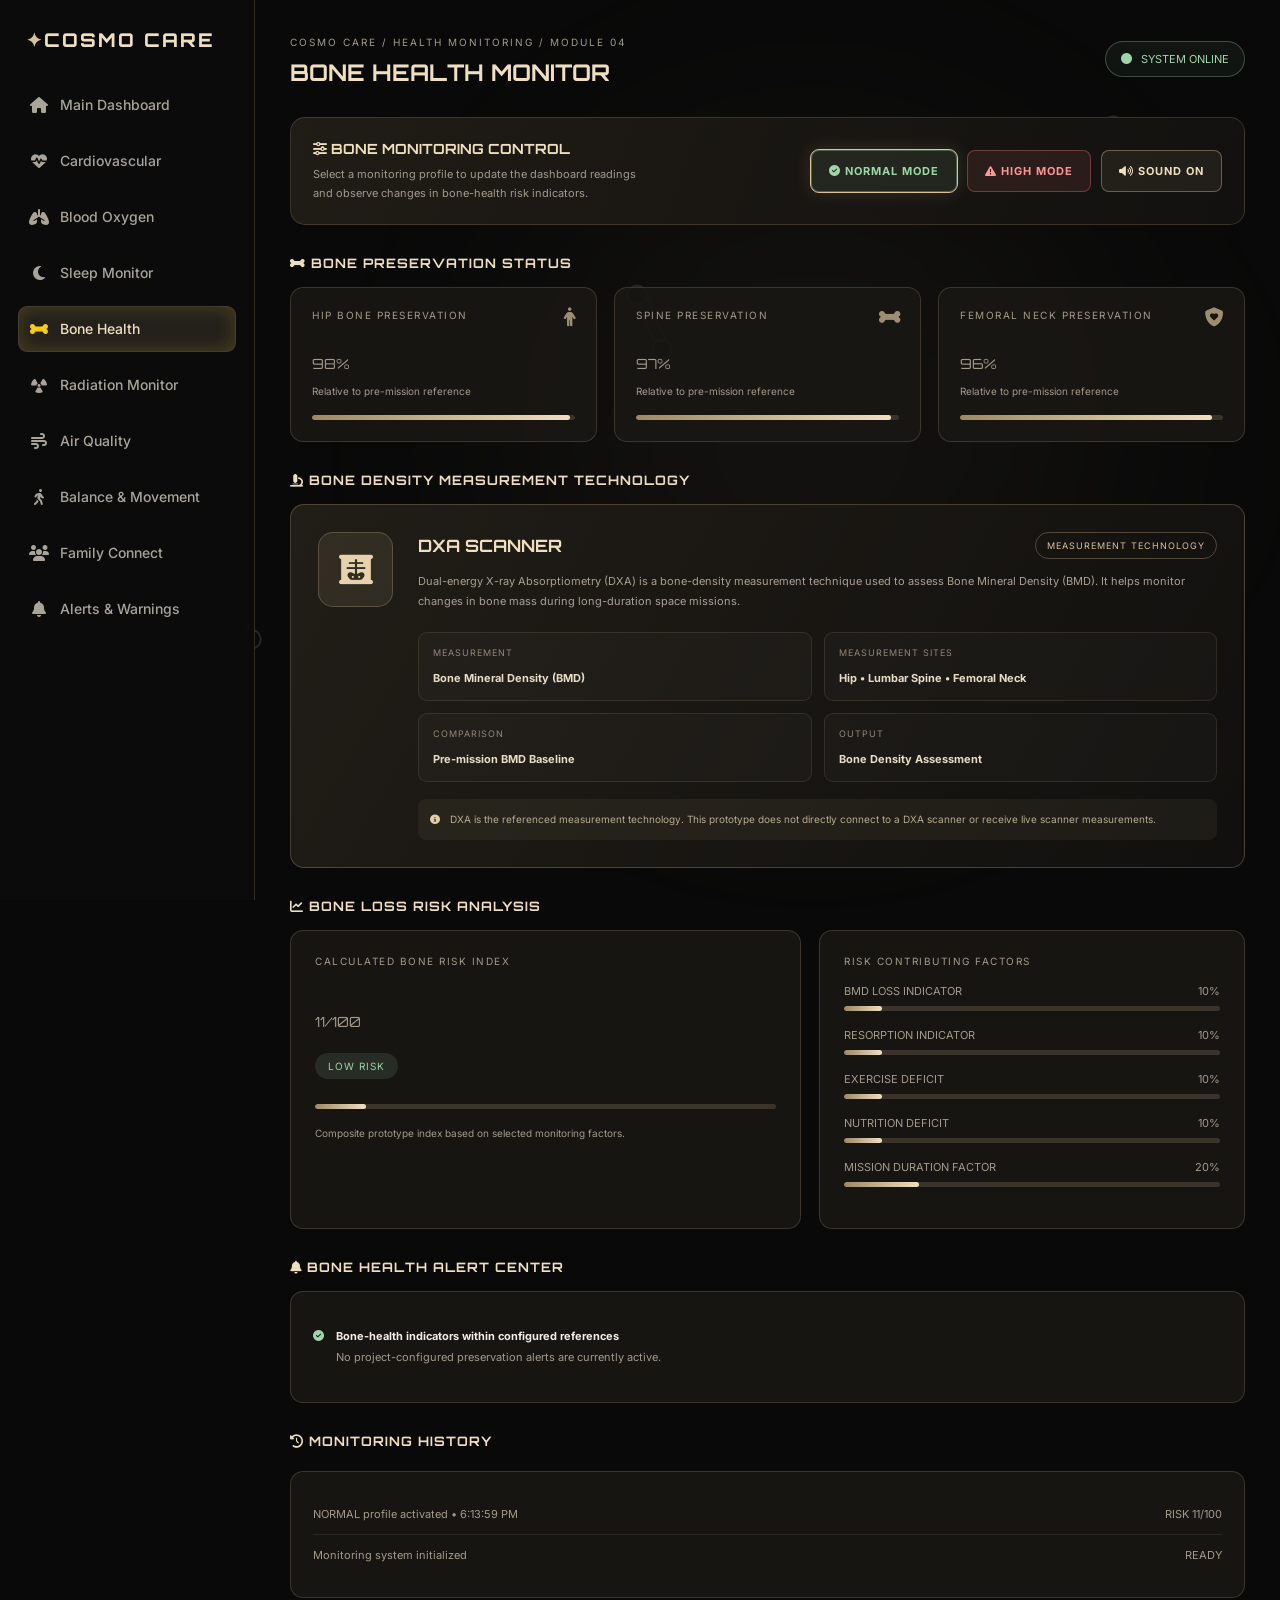
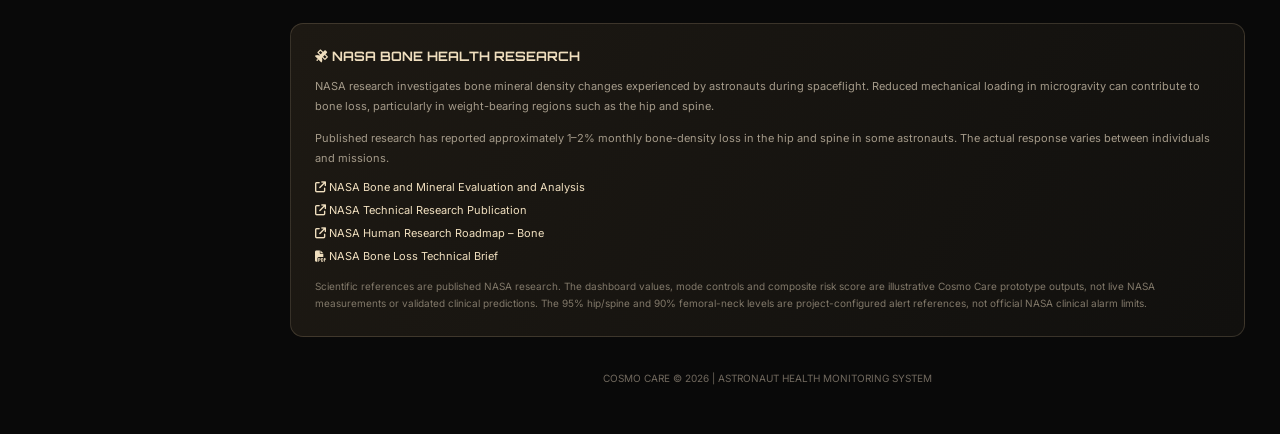
<file: bone-health.html>
<!DOCTYPE html>
<html lang="en">

<head>
    <meta charset="UTF-8">
    <meta name="viewport" content="width=device-width, initial-scale=1.0">
    <title>Cosmo Care | Bone Health</title>

    <link rel="stylesheet" href="cosmo-style.css">
    <link rel="preconnect" href="https://fonts.googleapis.com">
    <link
        href="https://fonts.googleapis.com/css2?family=Orbitron:wght@400;500;600;700;800&family=Inter:wght@300;400;500;600;700&display=swap"
        rel="stylesheet">
    <link rel="stylesheet" href="https://cdnjs.cloudflare.com/ajax/libs/font-awesome/6.6.0/css/all.min.css">

    <style>
        :root {
            --bg: #090909;
            --card: rgba(25, 23, 20, .92);
            --gold: #d9c19a;
            --gold2: #f0dfbf;
            --text: #f4eee4;
            --muted: #a49a89;
            --danger: #ff7777;
            --success: #9ed5a9;
            --border: rgba(217, 193, 154, .19);
        }

        * {
            margin: 0;
            padding: 0;
            box-sizing: border-box;
        }

        body {
            background: var(--bg);
            color: var(--text);
            font-family: 'Inter', sans-serif;
            min-height: 100vh;
            overflow-x: hidden;
        }

        .background-glow {
            position: fixed;
            width: 600px;
            height: 600px;
            background: rgba(217, 193, 154, .045);
            filter: blur(120px);
            border-radius: 50%;
            top: 15%;
            left: 40%;
            pointer-events: none;
            z-index: -2;
        }

        .bone-particles {
            position: fixed;
            inset: 0;
            overflow: hidden;
            pointer-events: none;
            z-index: -1;
        }

        .bone {
            position: absolute;
            width: 75px;
            height: 13px;
            border-radius: 20px;
            border: 2px solid rgba(217, 193, 154, .15);
            transform: rotate(-35deg);
            animation: floatBone 14s infinite ease-in-out;
        }

        .bone::before,
        .bone::after {
            content: "";
            position: absolute;
            width: 17px;
            height: 17px;
            border: 2px solid rgba(217, 193, 154, .15);
            border-radius: 50%;
            top: -4px;
            background: #090909;
        }

        .bone::before {
            left: -5px;
        }

        .bone::after {
            right: -5px;
        }

        .bone:nth-child(1) {
            top: 15%;
            left: 82%;
        }

        .bone:nth-child(2) {
            top: 68%;
            left: 15%;
            animation-delay: 3s;
            transform: rotate(40deg);
        }

        .bone:nth-child(3) {
            top: 85%;
            left: 75%;
            animation-delay: 5s;
        }

        .bone:nth-child(4) {
            top: 35%;
            left: 48%;
            animation-delay: 7s;
            transform: rotate(65deg);
        }

        @keyframes floatBone {

            0%,
            100% {
                translate: 0 0;
                opacity: .35;
            }

            50% {
                translate: 0 -25px;
                opacity: .8;
            }
        }

        /* SHARED SIDEBAR */

        .sidebar {
            width: 255px !important;
            min-width: 255px !important;
            height: 100vh;
            position: fixed;
            top: 0;
            left: 0;
            padding: 25px 18px !important;
            overflow-y: auto;
            z-index: 10;
            display: flex;
            flex-direction: column;
            background: rgba(12, 12, 12, .96);
            border-right: 1px solid var(--border);
        }

        .sidebar-logo {
            font-family: 'Orbitron', sans-serif;
            font-size: 19px;
            font-weight: 800;
            color: var(--gold2);
            letter-spacing: 2px;
            margin: 4px 8px 30px;
            white-space: nowrap;
        }

        .sidebar-logo span {
            color: var(--gold);
        }

        .sidebar-menu {
            display: flex;
            flex-direction: column;
            gap: 10px;
        }

        .sidebar-menu .nav-link {
            display: flex;
            align-items: center;
            gap: 13px !important;
            height: 46px !important;
            min-height: 46px !important;
            padding: 0 12px !important;
            margin: 0 !important;
            border: 1px solid transparent;
            border-radius: 9px;
            text-decoration: none;
            color: #aaa398;
            font-size: 14px !important;
            line-height: 1 !important;
            font-weight: 500;
            white-space: nowrap;
            transition: .3s;
        }

        .sidebar-menu .nav-link span {
            display: inline !important;
            font-size: 14px !important;
            white-space: nowrap;
        }

        .sidebar-menu .nav-link i {
            width: 16px !important;
            min-width: 16px !important;
            font-size: 16px !important;
            text-align: center;
        }

        .sidebar-menu .nav-link:hover,
        .sidebar-menu .nav-link.active {
            background: rgba(217, 193, 154, .12);
            color: var(--gold2);
            border-color: rgba(217, 193, 154, .17);
        }

        /* MAIN LAYOUT */

        .main {
            margin-left: 255px;
            width: calc(100% - 255px);
            padding: 30px 35px 50px;
        }

        .topbar {
            display: flex;
            align-items: center;
            justify-content: space-between;
            margin-bottom: 30px;
            gap: 15px;
        }

        .topbar small {
            color: var(--muted);
            letter-spacing: 2px;
            font-size: 10px;
        }

        .topbar h1 {
            font-family: 'Orbitron', sans-serif;
            font-size: 23px;
            margin-top: 8px;
            color: var(--gold2);
        }

        .status {
            border: 1px solid rgba(158, 213, 169, .3);
            color: var(--success);
            padding: 10px 15px;
            border-radius: 30px;
            font-size: 11px;
            background: rgba(158, 213, 169, .06);
            white-space: nowrap;
        }

        /* CONTROLS */

        .control-panel {
            background: linear-gradient(110deg, #201c16, #12110f);
            border: 1px solid var(--border);
            border-radius: 15px;
            padding: 22px;
            margin-bottom: 24px;
            display: flex;
            justify-content: space-between;
            align-items: center;
            flex-wrap: wrap;
            gap: 20px;
        }

        .control-info h2 {
            font-family: 'Orbitron', sans-serif;
            font-size: 14px;
            color: var(--gold2);
            margin-bottom: 8px;
        }

        .control-info p {
            font-size: 11px;
            color: var(--muted);
            line-height: 1.7;
        }

        .buttons {
            display: flex;
            gap: 10px;
            flex-wrap: wrap;
        }

        .mode-btn {
            border: 1px solid var(--border);
            padding: 13px 17px;
            border-radius: 8px;
            cursor: pointer;
            font-family: 'Inter', sans-serif;
            font-size: 11px;
            font-weight: 700;
            letter-spacing: 1px;
            transition: .3s;
        }

        .normal-btn {
            background: rgba(158, 213, 169, .09);
            color: var(--success);
            border-color: rgba(158, 213, 169, .35);
        }

        .high-btn {
            background: rgba(255, 119, 119, .09);
            color: #ff9696;
            border-color: rgba(255, 119, 119, .35);
        }

        .sound-btn {
            background: rgba(217, 193, 154, .08);
            color: var(--gold2);
            border-color: rgba(217, 193, 154, .4);
        }

        .mode-btn:hover {
            transform: translateY(-3px);
            filter: brightness(1.25);
        }

        .mode-btn.selected {
            box-shadow: 0 0 18px rgba(217, 193, 154, .17);
            outline: 1px solid var(--gold);
        }

        /* SECTIONS */

        .section-title {
            font-family: 'Orbitron', sans-serif;
            color: var(--gold2);
            font-size: 13px;
            letter-spacing: 1px;
            margin: 30px 0 16px;
        }

        .grid {
            display: grid;
            grid-template-columns: repeat(3, 1fr);
            gap: 17px;
        }

        .card {
            background: var(--card);
            border: 1px solid var(--border);
            border-radius: 13px;
            padding: 21px;
            position: relative;
            overflow: hidden;
            transition: .3s;
        }

        .card:hover {
            border-color: rgba(217, 193, 154, .48);
            transform: translateY(-3px);
        }

        .card-label {
            color: var(--muted);
            font-size: 10px;
            letter-spacing: 1.5px;
            text-transform: uppercase;
        }

        .card-icon {
            position: absolute;
            right: 20px;
            top: 20px;
            color: var(--gold);
            font-size: 19px;
            opacity: .7;
        }

        .metric {
            font-family: 'Orbitron', sans-serif;
            font-size: 31px;
            margin: 17px 0 8px;
            color: var(--gold2);
        }

        .metric span {
            font-size: 14px;
            color: var(--muted);
        }

        .card-note {
            font-size: 10px;
            color: var(--muted);
        }

        .progress {
            height: 5px;
            background: #39332a;
            border-radius: 10px;
            margin-top: 18px;
            overflow: hidden;
        }

        .progress-fill {
            height: 100%;
            width: 0;
            background: linear-gradient(90deg, #9e8865, #f0dfbf);
            border-radius: 10px;
            transition: width 1s ease;
        }

        /* RISK */

        .risk-layout {
            display: grid;
            grid-template-columns: 1.2fr 1fr;
            gap: 18px;
        }

        .risk-card {
            background: var(--card);
            border: 1px solid var(--border);
            padding: 24px;
            border-radius: 13px;
        }

        .risk-score {
            font-family: 'Orbitron', sans-serif;
            font-size: 45px;
            color: var(--gold2);
            margin: 15px 0 5px;
        }

        .risk-score span {
            font-size: 14px;
            color: var(--muted);
        }

        .risk-status {
            display: inline-block;
            padding: 7px 13px;
            border-radius: 20px;
            font-size: 10px;
            margin-top: 10px;
            letter-spacing: 1px;
        }

        .low {
            background: rgba(158, 213, 169, .12);
            color: var(--success);
        }

        .moderate {
            background: rgba(255, 194, 112, .12);
            color: #ffc278;
        }

        .high {
            background: rgba(255, 119, 119, .12);
            color: #ff8989;
        }

        .factor {
            margin: 17px 0;
        }

        .factor-header {
            display: flex;
            justify-content: space-between;
            font-size: 11px;
            color: var(--muted);
            margin-bottom: 8px;
        }

        .factor .progress {
            margin-top: 0;
        }

        /* ALERT CENTER */

        .alert-panel {
            background: var(--card);
            border: 1px solid var(--border);
            border-radius: 13px;
            padding: 22px;
        }

        .alert-item {
            display: flex;
            gap: 12px;
            padding: 14px 0;
            border-bottom: 1px solid rgba(217, 193, 154, .1);
            font-size: 11px;
            line-height: 1.6;
        }

        .alert-item:last-child {
            border-bottom: none;
        }

        .alert-item i {
            color: var(--gold);
            margin-top: 3px;
        }

        .alert-item.warning i {
            color: var(--danger);
        }

        .alert-item.safe i {
            color: var(--success);
        }

        .alert-item strong {
            display: block;
            color: var(--text);
            margin-bottom: 3px;
        }

        .alert-item p {
            color: var(--muted);
        }

        /* DXA */

        .dxa-card {
            display: flex;
            gap: 25px;
            align-items: flex-start;
            padding: 27px;
            border-radius: 14px;
            background: linear-gradient(120deg, #211d17, #11100e);
            border: 1px solid rgba(217, 193, 154, .25);
            margin-bottom: 25px;
            transition: .3s;
        }

        .dxa-card:hover {
            border-color: #d9c19a;
            box-shadow: 0 0 25px rgba(217, 193, 154, .08);
        }

        .dxa-icon {
            min-width: 75px;
            height: 75px;
            border-radius: 15px;
            display: grid;
            place-items: center;
            background: rgba(217, 193, 154, .1);
            color: #e6d2ad;
            font-size: 34px;
            border: 1px solid rgba(217, 193, 154, .25);
        }

        .dxa-content {
            flex: 1;
        }

        .dxa-heading {
            display: flex;
            justify-content: space-between;
            align-items: center;
            flex-wrap: wrap;
            gap: 12px;
            margin-bottom: 13px;
        }

        .dxa-heading h2 {
            font-family: 'Orbitron', sans-serif;
            font-size: 17px;
            color: #f0dfbf;
        }

        .device-status {
            font-size: 9px;
            color: #d9c19a;
            border: 1px solid rgba(217, 193, 154, .3);
            padding: 7px 11px;
            border-radius: 20px;
            letter-spacing: 1px;
        }

        .dxa-content>p {
            color: #aaa092;
            font-size: 11px;
            line-height: 1.8;
            margin-bottom: 20px;
        }

        .dxa-details {
            display: grid;
            grid-template-columns: repeat(2, 1fr);
            gap: 12px;
        }

        .dxa-details div {
            padding: 14px;
            background: rgba(255, 255, 255, .025);
            border: 1px solid rgba(217, 193, 154, .12);
            border-radius: 9px;
        }

        .dxa-details span {
            display: block;
            color: #938775;
            font-size: 9px;
            letter-spacing: 1px;
            margin-bottom: 8px;
        }

        .dxa-details strong {
            color: #e8dcc8;
            font-size: 11px;
        }

        .dxa-note {
            margin-top: 17px;
            padding: 12px;
            border-radius: 8px;
            background: rgba(217, 193, 154, .06);
            color: #b9aa92;
            font-size: 10px;
            line-height: 1.7;
        }

        .dxa-note i {
            color: #e3cda8;
            margin-right: 7px;
        }

        /* RESEARCH */

        .research-card {
            background: linear-gradient(120deg, #1d1913, #11100e);
            border: 1px solid var(--border);
            border-radius: 13px;
            padding: 24px;
            margin-top: 25px;
        }

        .research-card h3 {
            font-family: 'Orbitron', sans-serif;
            color: var(--gold2);
            font-size: 13px;
            margin-bottom: 13px;
        }

        .research-card p {
            font-size: 11px;
            color: var(--muted);
            line-height: 1.8;
            margin-bottom: 12px;
        }

        .research-card a {
            color: var(--gold2);
            text-decoration: none;
            font-size: 11px;
            display: block;
            margin: 9px 0;
        }

        .research-card a:hover {
            text-decoration: underline;
        }

        .disclaimer {
            font-size: 10px;
            color: #817869;
            margin-top: 15px;
            line-height: 1.7;
        }

        /* HISTORY */

        .history {
            background: var(--card);
            border: 1px solid var(--border);
            border-radius: 13px;
            padding: 22px;
            margin-top: 22px;
        }

        .history-row {
            display: flex;
            justify-content: space-between;
            padding: 13px 0;
            border-bottom: 1px solid rgba(217, 193, 154, .1);
            font-size: 11px;
            color: var(--muted);
            gap: 12px;
        }

        .history-row:last-child {
            border-bottom: none;
        }

        /* CENTRE WARNING MODAL */

        .warning-overlay {
            position: fixed;
            inset: 0;
            display: flex;
            align-items: center;
            justify-content: center;
            padding: 20px;
            background: rgba(0, 0, 0, .78);
            backdrop-filter: blur(8px);
            z-index: 9999;
            opacity: 0;
            visibility: hidden;
            transition: .3s;
        }

        .warning-overlay.show {
            opacity: 1;
            visibility: visible;
        }

        .warning-modal {
            width: min(470px, 100%);
            background: linear-gradient(145deg, #282016, #100e0b);
            border: 1px solid rgba(255, 119, 119, .65);
            border-radius: 17px;
            padding: 30px;
            text-align: center;
            box-shadow: 0 0 55px rgba(255, 80, 80, .17);
            transform: scale(.88);
            transition: .3s;
        }

        .warning-overlay.show .warning-modal {
            transform: scale(1);
        }

        .warning-icon {
            width: 65px;
            height: 65px;
            border-radius: 50%;
            display: grid;
            place-items: center;
            margin: 0 auto 18px;
            color: #ff8585;
            background: rgba(255, 119, 119, .12);
            border: 1px solid rgba(255, 119, 119, .4);
            font-size: 27px;
            animation: warningPulse 1.5s infinite;
        }

        @keyframes warningPulse {

            0%,
            100% {
                box-shadow: 0 0 0 0 rgba(255, 119, 119, .2);
            }

            50% {
                box-shadow: 0 0 0 12px rgba(255, 119, 119, 0);
            }
        }

        .warning-modal h2 {
            font-family: 'Orbitron', sans-serif;
            font-size: 17px;
            color: #ffaaaa;
            margin-bottom: 13px;
        }

        .warning-modal p {
            color: #c5b9a8;
            font-size: 12px;
            line-height: 1.8;
        }

        .warning-label {
            display: inline-block;
            margin: 15px 0 20px;
            padding: 7px 14px;
            border-radius: 20px;
            background: rgba(255, 119, 119, .12);
            color: #ff9999;
            font-size: 10px;
            letter-spacing: 1px;
        }

        .acknowledge-btn {
            display: block;
            width: 100%;
            padding: 14px;
            border: 1px solid var(--gold);
            border-radius: 9px;
            background: linear-gradient(110deg, #b99c6b, #e3cda8);
            color: #17120b;
            font-weight: 800;
            font-size: 11px;
            letter-spacing: 1px;
            cursor: pointer;
            transition: .3s;
        }

        .acknowledge-btn:hover {
            transform: translateY(-2px);
            filter: brightness(1.1);
        }

        /* FOOTER */

        .footer {
            color: #71695e;
            font-size: 10px;
            text-align: center;
            margin-top: 35px;
        }

        /* RESPONSIVE */

        @media(max-width:1000px) {
            .grid {
                grid-template-columns: repeat(2, 1fr);
            }
        }

        @media(max-width:750px) {
            .main {
                margin-left: 255px;
                width: calc(100% - 255px);
                padding: 22px 15px;
            }

            .grid,
            .risk-layout {
                grid-template-columns: 1fr;
            }

            .topbar h1 {
                font-size: 17px;
            }

            .buttons {
                width: 100%;
            }

            .mode-btn {
                flex: 1;
                padding: 12px 7px;
            }

            .dxa-card {
                flex-direction: column;
            }

            .dxa-details {
                grid-template-columns: 1fr;
            }
        }

        @media(max-width:400px) {
            .topbar {
                align-items: flex-start;
                flex-direction: column;
            }

            .main {
                padding: 18px 12px;
            }
        }

        /* MOBILE MENU BUTTON */
        .mobile-menu-btn {
            display: none;
            position: fixed;
            top: 15px;
            left: 15px;
            z-index: 1200;
            width: 45px;
            height: 45px;
            border: 1px solid var(--accent, #00dcff);
            border-radius: 10px;
            background: #15151f;
            color: var(--accent, #00dcff);
            font-size: 20px;
            cursor: pointer;
        }

        /* SIDEBAR OVERLAY */
        .sidebar-overlay {
            display: none;
        }

        /* MOBILE RESPONSIVENESS */
        @media screen and (max-width: 768px) {

            .mobile-menu-btn {
                display: flex;
                align-items: center;
                justify-content: center;
            }

            .sidebar {
                position: fixed;
                top: 0;
                left: 0;
                height: 100vh;
                width: 255px;
                z-index: 1100;
                transform: translateX(-100%);
                transition: transform 0.3s ease;
            }

            .sidebar.open {
                transform: translateX(0);
            }

            .sidebar-overlay.active {
                display: block;
                position: fixed;
                inset: 0;
                background: rgba(0, 0, 0, 0.65);
                z-index: 1000;
            }

            .main {
                margin-left: 0 !important;
                width: 100% !important;
                padding: 75px 15px 20px;
            }
        }
    </style>
</head>

<body class="theme-yellow">

    <!-- MOBILE MENU BUTTON -->
    <button class="mobile-menu-btn" id="mobileMenuBtn" aria-label="Open navigation">
        <i class="fas fa-bars"></i>
    </button>

    <!-- SIDEBAR OVERLAY -->
    <div class="sidebar-overlay" id="sidebarOverlay"></div>
    <div class="background-glow"></div>

    <div class="bone-particles">
        <div class="bone"></div>
        <div class="bone"></div>
        <div class="bone"></div>
        <div class="bone"></div>
    </div>

    <aside class="sidebar">
        <div class="sidebar-logo"><span>✦</span> COSMO CARE</div>

        <div class="sidebar-menu">
            <a href="index.html" class="nav-link"><i class="fas fa-house"></i><span>Main Dashboard</span></a>
            <a href="cardiovascular.html" class="nav-link"><i
                    class="fas fa-heartbeat"></i><span>Cardiovascular</span></a>
            <a href="oxygen.html" class="nav-link"><i class="fas fa-lungs"></i><span>Blood Oxygen</span></a>
            <a href="sleep.html" class="nav-link"><i class="fas fa-moon"></i><span>Sleep Monitor</span></a>
            <a href="bone-health.html" class="nav-link active"><i class="fas fa-bone"></i><span>Bone Health</span></a>
            <a href="radiation.html" class="nav-link"><i class="fas fa-radiation"></i><span>Radiation Monitor</span></a>
            <a href="air-quality.html" class="nav-link"><i class="fas fa-wind"></i><span>Air Quality</span></a>
            <a href="movement.html" class="nav-link"><i class="fas fa-person-walking"></i><span>Balance &
                    Movement</span></a>
            <a href="famil-connect.html" class="nav-link"><i class="fas fa-users"></i><span>Family Connect</span></a>
            <a href="alerts.html" class="nav-link"><i class="fas fa-bell"></i><span>Alerts & Warnings</span></a>
        </div>
    </aside>

    <main class="main">

        <header class="topbar">
            <div>
                <small>COSMO CARE / HEALTH MONITORING / MODULE 04</small>
                <h1>BONE HEALTH MONITOR</h1>
            </div>
            <div class="status"><i class="fa-solid fa-circle"></i> &nbsp; SYSTEM ONLINE</div>
        </header>

        <section class="control-panel">
            <div class="control-info">
                <h2><i class="fa-solid fa-sliders"></i> BONE MONITORING CONTROL</h2>
                <p>Select a monitoring profile to update the dashboard readings<br>and observe changes in bone-health
                    risk indicators.</p>
            </div>

            <div class="buttons">
                <button class="mode-btn normal-btn selected" id="normalBtn" onclick="setMode('normal')">
                    <i class="fa-solid fa-circle-check"></i> NORMAL MODE
                </button>

                <button class="mode-btn high-btn" id="highBtn" onclick="setMode('high')">
                    <i class="fa-solid fa-triangle-exclamation"></i> HIGH MODE
                </button>

                <button class="mode-btn sound-btn" id="soundButton" onclick="toggleSound()">
                    <i class="fa-solid fa-volume-high"></i> SOUND ON
                </button>
            </div>
        </section>

        <h3 class="section-title"><i class="fa-solid fa-bone"></i> BONE PRESERVATION STATUS</h3>

        <section class="grid">

            <div class="card">
                <i class="fa-solid fa-person card-icon"></i>
                <div class="card-label">HIP BONE PRESERVATION</div>
                <div class="metric"><span id="hipValue">98</span><span>%</span></div>
                <div class="card-note">Relative to pre-mission reference</div>
                <div class="progress">
                    <div class="progress-fill" id="hipBar"></div>
                </div>
            </div>

            <div class="card">
                <i class="fa-solid fa-bone card-icon"></i>
                <div class="card-label">SPINE PRESERVATION</div>
                <div class="metric"><span id="spineValue">97</span><span>%</span></div>
                <div class="card-note">Relative to pre-mission reference</div>
                <div class="progress">
                    <div class="progress-fill" id="spineBar"></div>
                </div>
            </div>

            <div class="card">
                <i class="fa-solid fa-shield-heart card-icon"></i>
                <div class="card-label">FEMORAL NECK PRESERVATION</div>
                <div class="metric"><span id="femurValue">96</span><span>%</span></div>
                <div class="card-note">Relative to pre-mission reference</div>
                <div class="progress">
                    <div class="progress-fill" id="femurBar"></div>
                </div>
            </div>

        </section>

        <h3 class="section-title"><i class="fa-solid fa-microscope"></i> BONE DENSITY MEASUREMENT TECHNOLOGY</h3>

        <section class="dxa-card">
            <div class="dxa-icon"><i class="fa-solid fa-x-ray"></i></div>

            <div class="dxa-content">
                <div class="dxa-heading">
                    <h2>DXA SCANNER</h2>
                    <span class="device-status">MEASUREMENT TECHNOLOGY</span>
                </div>

                <p>
                    Dual-energy X-ray Absorptiometry (DXA) is a bone-density measurement
                    technique used to assess Bone Mineral Density (BMD). It helps monitor
                    changes in bone mass during long-duration space missions.
                </p>

                <div class="dxa-details">
                    <div><span>MEASUREMENT</span><strong>Bone Mineral Density (BMD)</strong></div>
                    <div><span>MEASUREMENT SITES</span><strong>Hip • Lumbar Spine • Femoral Neck</strong></div>
                    <div><span>COMPARISON</span><strong>Pre-mission BMD Baseline</strong></div>
                    <div><span>OUTPUT</span><strong>Bone Density Assessment</strong></div>
                </div>

                <div class="dxa-note">
                    <i class="fa-solid fa-circle-info"></i>
                    DXA is the referenced measurement technology. This prototype does not
                    directly connect to a DXA scanner or receive live scanner measurements.
                </div>
            </div>
        </section>

        <h3 class="section-title"><i class="fa-solid fa-chart-line"></i> BONE LOSS RISK ANALYSIS</h3>

        <section class="risk-layout">

            <div class="risk-card">
                <div class="card-label">CALCULATED BONE RISK INDEX</div>
                <div class="risk-score"><span id="riskValue">11</span><span>/100</span></div>
                <div class="risk-status low" id="riskStatus">LOW RISK</div>
                <div class="progress" style="margin-top:25px;">
                    <div class="progress-fill" id="riskBar"></div>
                </div>
                <p class="card-note" style="margin-top:18px;">Composite prototype index based on selected monitoring
                    factors.</p>
            </div>

            <div class="risk-card">
                <div class="card-label">RISK CONTRIBUTING FACTORS</div>

                <div class="factor">
                    <div class="factor-header"><span>BMD LOSS INDICATOR</span><span id="lossText">10%</span></div>
                    <div class="progress">
                        <div class="progress-fill" id="lossBar"></div>
                    </div>
                </div>

                <div class="factor">
                    <div class="factor-header"><span>RESORPTION INDICATOR</span><span id="resorptionText">10%</span>
                    </div>
                    <div class="progress">
                        <div class="progress-fill" id="resorptionBar"></div>
                    </div>
                </div>

                <div class="factor">
                    <div class="factor-header"><span>EXERCISE DEFICIT</span><span id="exerciseText">10%</span></div>
                    <div class="progress">
                        <div class="progress-fill" id="exerciseBar"></div>
                    </div>
                </div>

                <div class="factor">
                    <div class="factor-header"><span>NUTRITION DEFICIT</span><span id="nutritionText">10%</span></div>
                    <div class="progress">
                        <div class="progress-fill" id="nutritionBar"></div>
                    </div>
                </div>

                <div class="factor">
                    <div class="factor-header"><span>MISSION DURATION FACTOR</span><span id="durationText">20%</span>
                    </div>
                    <div class="progress">
                        <div class="progress-fill" id="durationBar"></div>
                    </div>
                </div>
            </div>

        </section>

        <h3 class="section-title"><i class="fa-solid fa-bell"></i> BONE HEALTH ALERT CENTER</h3>

        <section class="alert-panel" id="alertPanel" aria-live="polite">
            <div class="alert-item safe">
                <i class="fa-solid fa-circle-check"></i>
                <div><strong>Monitoring initialized</strong>
                    <p>Bone-health monitoring system is ready.</p>
                </div>
            </div>
        </section>

        <h3 class="section-title"><i class="fa-solid fa-clock-rotate-left"></i> MONITORING HISTORY</h3>

        <section class="history" id="historyPanel">
            <div class="history-row"><span>Monitoring system initialized</span><span>READY</span></div>
        </section>

        <section class="research-card">
            <h3><i class="fa-solid fa-satellite"></i> NASA BONE HEALTH RESEARCH</h3>

            <p>
                NASA research investigates bone mineral density changes experienced by
                astronauts during spaceflight. Reduced mechanical loading in microgravity
                can contribute to bone loss, particularly in weight-bearing regions such
                as the hip and spine.
            </p>

            <p>
                Published research has reported approximately 1–2% monthly bone-density
                loss in the hip and spine in some astronauts. The actual response varies
                between individuals and missions.
            </p>

            <a href="https://www.nasa.gov/directorates/esdmd/hhp/bone-and-mineral-evaluation-and-analysis/"
                target="_blank" rel="noopener">
                <i class="fa-solid fa-arrow-up-right-from-square"></i> NASA Bone and Mineral Evaluation and Analysis
            </a>

            <a href="https://ntrs.nasa.gov/citations/20070032016" target="_blank" rel="noopener">
                <i class="fa-solid fa-arrow-up-right-from-square"></i> NASA Technical Research Publication
            </a>

            <a href="https://humanresearchroadmap.nasa.gov/gaps/gap.aspx?i=812" target="_blank" rel="noopener">
                <i class="fa-solid fa-arrow-up-right-from-square"></i> NASA Human Research Roadmap – Bone
            </a>

            <a href="https://www.nasa.gov/wp-content/uploads/2026/02/ochmo-mtb-013-bone-loss.pdf" target="_blank"
                rel="noopener">
                <i class="fa-solid fa-file-pdf"></i> NASA Bone Loss Technical Brief
            </a>

            <div class="disclaimer">
                Scientific references are published NASA research. The dashboard values,
                mode controls and composite risk score are illustrative Cosmo Care
                prototype outputs, not live NASA measurements or validated clinical
                predictions. The 95% hip/spine and 90% femoral-neck levels are
                project-configured alert references, not official NASA clinical alarm limits.
            </div>
        </section>

        <div class="footer">COSMO CARE © 2026 | ASTRONAUT HEALTH MONITORING SYSTEM</div>

    </main>

    <!-- CENTRE WARNING POPUP -->

    <div class="warning-overlay" id="warningOverlay" role="presentation">

        <div class="warning-modal" role="alertdialog" aria-modal="true" aria-labelledby="warningTitle"
            aria-describedby="warningMessage">

            <div class="warning-icon">
                <i class="fa-solid fa-triangle-exclamation"></i>
            </div>

            <h2 id="warningTitle">BONE HEALTH WARNING</h2>

            <p id="warningMessage">A bone-health warning has been detected.</p>

            <div class="warning-label">COSMO CARE • ALERT NOTIFICATION</div>

            <button class="acknowledge-btn" id="acknowledgeBtn" type="button">
                <i class="fa-solid fa-check"></i>
                &nbsp; ACKNOWLEDGE WARNING
            </button>

        </div>

    </div>

    <script>
        /* =========================================
           1. PROFILE DATA
        ========================================= */

        const profiles = {
            normal: {
                hip: 98, spine: 97, femur: 96,
                loss: 10, resorption: 10, exercise: 10,
                nutrition: 10, duration: 20
            },

            high: {
                hip: 93, spine: 91, femur: 88,
                loss: 75, resorption: 70, exercise: 65,
                nutrition: 55, duration: 80
            }
        };

        const STORAGE_KEY = "cosmoCareAlerts";

        let activeWarningCodes = new Set();
        let currentPopupAlertId = null;

        let audioContext = null;
        let alarmInterval = null;

        let soundEnabled = true;
        let currentMode = "normal";


        /* =========================================
           2. STORAGE
        ========================================= */

        function getStoredAlerts() {
            try {
                const stored = JSON.parse(
                    localStorage.getItem(STORAGE_KEY) || "[]"
                );

                return Array.isArray(stored) ? stored : [];

            } catch (error) {
                console.error("Unable to read alerts:", error);
                return [];
            }
        }

        function saveStoredAlerts(alerts) {
            try {
                localStorage.setItem(
                    STORAGE_KEY,
                    JSON.stringify(alerts)
                );

                return true;

            } catch (error) {
                console.error("Unable to save alerts:", error);
                return false;
            }
        }


        /* =========================================
           3. WARNING SOUND
           SAME SOUND AS AIR QUALITY DASHBOARD
        ========================================= */

        function playWarningTone() {

            if (!soundEnabled) return;

            try {

                const AudioContextClass =
                    window.AudioContext || window.webkitAudioContext;

                if (!AudioContextClass) return;

                if (!audioContext) {
                    audioContext = new AudioContextClass();
                }

                if (audioContext.state === "suspended") {
                    audioContext.resume();
                }

                const oscillator = audioContext.createOscillator();
                const gain = audioContext.createGain();

                oscillator.type = "square";

                // FIRST TONE: 880 Hz
                oscillator.frequency.setValueAtTime(
                    880,
                    audioContext.currentTime
                );

                // SECOND TONE: 620 Hz
                oscillator.frequency.setValueAtTime(
                    620,
                    audioContext.currentTime + 0.2
                );

                gain.gain.setValueAtTime(
                    0.12,
                    audioContext.currentTime
                );

                gain.gain.exponentialRampToValueAtTime(
                    0.001,
                    audioContext.currentTime + 0.4
                );

                oscillator.connect(gain);
                gain.connect(audioContext.destination);

                oscillator.start();
                oscillator.stop(audioContext.currentTime + 0.42);

            } catch (error) {
                console.warn("Warning sound unavailable:", error);
            }
        }


        /* =========================================
           4. REPEATING WARNING ALARM
        ========================================= */

        function startWarningAlarm() {

            stopWarningAlarm();

            if (!soundEnabled || currentMode !== "high") return;

            // Play immediately
            playWarningTone();

            // Repeat every second
            alarmInterval = setInterval(() => {

                if (currentMode === "high" && soundEnabled) {
                    playWarningTone();
                } else {
                    stopWarningAlarm();
                }

            }, 1000);
        }


        function stopWarningAlarm() {

            if (alarmInterval) {
                clearInterval(alarmInterval);
                alarmInterval = null;
            }
        }


        /* =========================================
           5. SOUND BUTTON
        ========================================= */

        function toggleSound() {

            soundEnabled = !soundEnabled;

            const button = document.getElementById("soundButton");

            if (soundEnabled) {

                button.innerHTML =
                    '<i class="fa-solid fa-volume-high"></i> SOUND ON';

                if (currentMode === "high") {
                    startWarningAlarm();
                }

            } else {

                button.innerHTML =
                    '<i class="fa-solid fa-volume-xmark"></i> SOUND OFF';

                stopWarningAlarm();
            }
        }


        /* =========================================
           6. CENTRE WARNING POPUP
        ========================================= */

        function showWarningPopup(alert) {

            if (!alert) return;

            currentPopupAlertId = alert.id;

            document.getElementById("warningTitle").textContent =
                alert.title;

            document.getElementById("warningMessage").textContent =
                alert.message;

            document.getElementById("warningOverlay").classList.add("show");
        }


        function hideWarningPopup() {

            document.getElementById("warningOverlay").classList.remove("show");

            currentPopupAlertId = null;
        }


        /* =========================================
           7. ACKNOWLEDGEMENT
        ========================================= */

        function acknowledgeWarning() {

            if (!currentPopupAlertId) return;

            const acknowledgedId = currentPopupAlertId;

            const alerts = getStoredAlerts();

            const alert = alerts.find(item =>
                String(item.id) === String(acknowledgedId)
            );

            if (alert) {

                alert.acknowledged = true;
                alert.status = "acknowledged";
                alert.acknowledgedAt = new Date().toISOString();

                saveStoredAlerts(alerts);

                window.dispatchEvent(
                    new CustomEvent("cosmoCareAlertUpdated", {
                        detail: alert
                    })
                );
            }

            // Close popup only.
            // The alarm continues until NORMAL MODE or SOUND OFF.
            hideWarningPopup();
        }

        document.getElementById("acknowledgeBtn").addEventListener(
            "click",
            acknowledgeWarning
        );


        /* =========================================
           8. CENTRAL ALERTS DASHBOARD SYNC
        ========================================= */

        function sendCentralAlert(code, title, message) {

            const alerts = getStoredAlerts();

            const alert = {
                id: "BONE-" + Date.now() + "-" +
                    Math.random().toString(36).slice(2, 8),

                source: "Bone Health",
                module: "Bone Health",

                title: title,
                message: message,

                severity: "warning",
                type: "warning",

                status: "active",
                acknowledged: false,

                warningCode: code,

                timestamp: new Date().toISOString(),
                time: new Date().toLocaleString()
            };

            alerts.unshift(alert);

            if (!saveStoredAlerts(alerts)) return null;

            window.dispatchEvent(
                new CustomEvent("cosmoCareAlertAdded", {
                    detail: alert
                })
            );

            return alert;
        }


        /* =========================================
           9. PREVENT DUPLICATE ACTIVE WARNINGS
        ========================================= */

        function processWarnings(warnings) {

            const currentCodes = new Set(
                warnings.map(item => item.code)
            );

            const newlyTriggered = warnings.filter(item =>
                !activeWarningCodes.has(item.code)
            );

            activeWarningCodes = currentCodes;

            if (newlyTriggered.length === 0) return;

            const generatedAlerts = [];

            newlyTriggered.forEach(item => {

                const alert = sendCentralAlert(
                    item.code,
                    item.title,
                    item.message
                );

                if (alert) {
                    generatedAlerts.push(alert);
                }
            });

            // Show only the first newly triggered warning.
            // All newly triggered warnings are still saved centrally.
            if (generatedAlerts.length > 0) {
                showWarningPopup(generatedAlerts[0]);
            }
        }


        /* =========================================
           10. PROGRESS BARS
        ========================================= */

        function updateBar(id, value) {

            const element = document.getElementById(id);

            if (!element) return;

            element.style.width =
                Math.max(0, Math.min(100, value)) + "%";
        }

        function updateMetric(valueId, barId, value) {

            document.getElementById(valueId).textContent = value;

            updateBar(barId, value);
        }


        /* =========================================
           11. HISTORY
        ========================================= */

        function addHistory(mode, risk) {

            const panel = document.getElementById("historyPanel");

            const row = document.createElement("div");

            row.className = "history-row";

            const left = document.createElement("span");

            left.textContent =
                `${mode} profile activated • ${new Date().toLocaleTimeString()}`;

            const right = document.createElement("span");

            right.textContent = `RISK ${risk}/100`;

            row.append(left, right);

            panel.prepend(row);

            while (panel.children.length > 6) {
                panel.removeChild(panel.lastElementChild);
            }
        }


        /* =========================================
           12. RISK CALCULATION
        ========================================= */

        function calculateRisk(data) {

            const risk =
                (0.35 * data.loss) +
                (0.25 * data.resorption) +
                (0.20 * data.exercise) +
                (0.10 * data.nutrition) +
                (0.10 * data.duration);

            return Math.round(risk);
        }


        function getRiskCategory(risk) {

            if (risk < 30) return "LOW";

            if (risk < 60) return "MODERATE";

            return "HIGH";
        }


        /* =========================================
           13. WARNING GENERATION
        ========================================= */

        function buildWarnings(data, risk) {

            const warnings = [];

            if (data.hip < 95) {

                warnings.push({
                    code: "HIP_BELOW_REFERENCE",

                    title: "Hip preservation below project reference",

                    message: `Hip preservation is ${data.hip}%. It is below the configured 95% project alert reference.`
                });
            }

            if (data.spine < 95) {

                warnings.push({
                    code: "SPINE_BELOW_REFERENCE",

                    title: "Spine preservation below project reference",

                    message: `Spine preservation is ${data.spine}%. It is below the configured 95% project alert reference.`
                });
            }

            if (data.femur < 90) {

                warnings.push({
                    code: "FEMUR_BELOW_REFERENCE",

                    title: "Femoral-neck preservation below project reference",

                    message: `Femoral-neck preservation is ${data.femur}%. It is below the configured 90% project alert reference.`
                });
            }

            if (risk >= 60) {

                warnings.push({
                    code: "HIGH_BONE_RISK",

                    title: "High composite bone-risk index",

                    message: `The calculated prototype bone-risk index is ${risk}/100 and has entered the high-risk category.`
                });

            } else if (risk >= 30) {

                warnings.push({
                    code: "MODERATE_BONE_RISK",

                    title: "Moderate composite bone-risk index",

                    message: `The calculated prototype bone-risk index is ${risk}/100 and has entered the moderate-risk category.`
                });
            }

            return warnings;
        }


        /* =========================================
           14. LOCAL ALERT DISPLAY
        ========================================= */

        function generateAlerts(warnings) {

            const panel = document.getElementById("alertPanel");

            panel.innerHTML = "";

            if (warnings.length === 0) {

                const item = document.createElement("div");

                item.className = "alert-item safe";

                item.innerHTML = `
            <i class="fa-solid fa-circle-check"></i>
            <div>
                <strong>Bone-health indicators within configured references</strong>
                <p>No project-configured preservation alerts are currently active.</p>
            </div>
        `;

                panel.appendChild(item);

                return;
            }

            warnings.forEach(alert => {

                const item = document.createElement("div");

                item.className = "alert-item warning";

                const icon = document.createElement("i");

                icon.className =
                    "fa-solid fa-triangle-exclamation";

                const content = document.createElement("div");

                const title = document.createElement("strong");

                title.textContent = alert.title;

                const message = document.createElement("p");

                message.textContent = alert.message;

                content.append(title, message);

                item.append(icon, content);

                panel.appendChild(item);
            });
        }


        /* =========================================
           15. UPDATE DASHBOARD
        ========================================= */

        function updateDashboard(data) {

            updateMetric("hipValue", "hipBar", data.hip);

            updateMetric("spineValue", "spineBar", data.spine);

            updateMetric("femurValue", "femurBar", data.femur);

            ["loss", "resorption", "exercise", "nutrition", "duration"].forEach(key => {

                document.getElementById(key + "Text").textContent =
                    data[key] + "%";

                updateBar(key + "Bar", data[key]);
            });

            const risk = calculateRisk(data);

            document.getElementById("riskValue").textContent = risk;

            updateBar("riskBar", risk);

            const category = getRiskCategory(risk);

            const status = document.getElementById("riskStatus");

            status.textContent = category + " RISK";

            status.className =
                "risk-status " + category.toLowerCase();

            const warnings = buildWarnings(data, risk);

            generateAlerts(warnings);

            processWarnings(warnings);

            return {
                risk: risk,
                warnings: warnings
            };
        }


        /* =========================================
           16. MODE SWITCHING
        ========================================= */

        function setMode(mode) {

            if (!profiles[mode]) return;

            currentMode = mode;

            const data = profiles[mode];

            document.getElementById("normalBtn").classList.toggle(
                "selected",
                mode === "normal"
            );

            document.getElementById("highBtn").classList.toggle(
                "selected",
                mode === "high"
            );

            const result = updateDashboard(data);

            addHistory(mode.toUpperCase(), result.risk);

            if (mode === "normal") {

                // Stop repeating warning sound.
                stopWarningAlarm();

                // Close any currently displayed warning popup.
                hideWarningPopup();

                // Reset active warning conditions.
                // Previously saved central alerts remain available.
                activeWarningCodes = new Set();

            } else if (mode === "high") {

                // Start repeating alarm if sound is enabled.
                // Acknowledging the popup does not stop this alarm.
                if (result.warnings.length > 0 && soundEnabled) {
                    startWarningAlarm();
                }
            }
        }


        /* =========================================
           17. SYNC ACKNOWLEDGEMENT FROM OTHER TAB
        ========================================= */

        window.addEventListener("storage", event => {

            if (
                event.key !== STORAGE_KEY ||
                !currentPopupAlertId
            ) return;

            const alerts = getStoredAlerts();

            const popupAlert = alerts.find(item =>
                String(item.id) === String(currentPopupAlertId)
            );

            if (
                !popupAlert ||
                popupAlert.acknowledged === true ||
                popupAlert.status === "acknowledged"
            ) {
                hideWarningPopup();
            }
        });


        /* =========================================
           18. INITIALIZATION
        ========================================= */

        window.addEventListener("DOMContentLoaded", () => {

            updateDashboard(profiles.normal);

            addHistory(
                "NORMAL",
                calculateRisk(profiles.normal)
            );

        });
    </script>

    <script>
        const menuBtn = document.getElementById("mobileMenuBtn");
        const sidebar = document.querySelector(".sidebar");
        const overlay = document.getElementById("sidebarOverlay");

        menuBtn.addEventListener("click", () => {
            sidebar.classList.toggle("open");
            overlay.classList.toggle("active");
        });

        overlay.addEventListener("click", closeMenu);

        document.querySelectorAll(".sidebar .nav-link").forEach(link => {
            link.addEventListener("click", closeMenu);
        });

        function closeMenu() {
            sidebar.classList.remove("open");
            overlay.classList.remove("active");
        }
    </script>

</body>

</html>
</file>
<file: cosmo-style.css>
/* ==========================================
   COSMO CARE — GLOBAL DESIGN SYSTEM
========================================== */

:root {
    --cosmo-bg: #080d1b;
    --cosmo-surface: rgba(19, 27, 48, 0.82);
    --cosmo-surface-light: rgba(255, 255, 255, 0.055);

    --cosmo-primary: #58c7ff;
    --cosmo-secondary: #a78bfa;

    --cosmo-text: #f4f7ff;
    --cosmo-muted: #9ba9c4;

    --cosmo-border: rgba(255, 255, 255, 0.10);

    --cosmo-radius: 18px;
    --cosmo-transition: 0.3s ease;
}

/* ==========================================
   UNIVERSAL RESET
========================================== */

* {
    box-sizing: border-box;
}

html {
    scroll-behavior: smooth;
}

body {
    font-family: 'Inter', sans-serif;
    color: var(--cosmo-text);
}

button,
input,
select,
textarea {
    font: inherit;
}

/* ==========================================
   SCROLLBAR
========================================== */

::-webkit-scrollbar {
    width: 7px;
}

::-webkit-scrollbar-track {
    background: var(--cosmo-bg);
}

::-webkit-scrollbar-thumb {
    background: rgba(120, 160, 220, 0.35);
    border-radius: 20px;
}

/* ==========================================
   TEXT STYLES
========================================== */

.cosmo-muted {
    color: var(--cosmo-muted);
}

.cosmo-title {
    font-size: clamp(24px, 3vw, 34px);
    font-weight: 750;
    letter-spacing: -0.7px;
}

.cosmo-subtitle {
    color: var(--cosmo-muted);
    font-size: 14px;
    line-height: 1.7;
}

/* ==========================================
   GLASS CARDS
========================================== */

.cosmo-card {
    background: var(--cosmo-surface);
    border: 1px solid var(--cosmo-border);
    border-radius: var(--cosmo-radius);
    padding: 22px;

    backdrop-filter: blur(18px);
    -webkit-backdrop-filter: blur(18px);

    transition: var(--cosmo-transition);
}

.cosmo-card:hover {
    border-color: rgba(88, 199, 255, 0.35);
    transform: translateY(-3px);
}

/* ==========================================
   BUTTONS
========================================== */

.cosmo-btn {
    border: none;
    outline: none;
    border-radius: 10px;

    padding: 12px 20px;

    font-weight: 650;
    cursor: pointer;

    transition: var(--cosmo-transition);
}

.cosmo-btn-primary {
    background: linear-gradient(135deg, #258dff, #7665ff);
    color: white;

    box-shadow: 0 5px 20px rgba(65, 120, 255, 0.2);
}

.cosmo-btn-primary:hover {
    transform: translateY(-2px);
    box-shadow: 0 8px 25px rgba(65, 120, 255, 0.35);
}

/* ==========================================
   INPUTS
========================================== */

.cosmo-input {
    width: 100%;
    padding: 13px 15px;

    color: var(--cosmo-text);
    background: rgba(255, 255, 255, 0.045);

    border: 1px solid var(--cosmo-border);
    border-radius: 10px;

    outline: none;
    transition: var(--cosmo-transition);
}

.cosmo-input:focus {
    border-color: var(--cosmo-primary);
    box-shadow: 0 0 0 3px rgba(88, 199, 255, 0.10);
}

/* ==========================================
   STATUS BADGES
========================================== */

.cosmo-badge {
    display: inline-flex;
    align-items: center;
    gap: 7px;

    padding: 6px 11px;

    border-radius: 30px;

    font-size: 11px;
    font-weight: 700;

    background: rgba(88, 199, 255, 0.10);
    color: var(--cosmo-primary);
}

/* ==========================================
   ANIMATIONS
========================================== */

@keyframes cosmoFadeUp {
    from {
        opacity: 0;
        transform: translateY(18px);
    }

    to {
        opacity: 1;
        transform: translateY(0);
    }
}

.cosmo-animate {
    animation: cosmoFadeUp 0.6s ease both;
}

/* ==========================================
   UNIVERSAL SIDEBAR VARIABLES
========================================== */

:root {
    --sidebar-width: 255px;

    --sidebar-bg: #091321;
    --sidebar-accent: #38bdf8;
    --sidebar-glow: rgba(56, 189, 248, 0.18);
    --sidebar-border: rgba(255, 255, 255, 0.08);
}

/* ==========================================
   DASHBOARD COLOUR THEMES

   Change the theme class on the body
   to change the sidebar colours.
========================================== */

.theme-blue {
    --sidebar-accent: #38bdf8;
    --sidebar-glow: rgba(56, 189, 248, 0.18);
}

.theme-red {
    --sidebar-accent: #ff4d64;
    --sidebar-glow: rgba(255, 77, 100, 0.18);
}

.theme-cyan {
    --sidebar-accent: #22d3ee;
    --sidebar-glow: rgba(34, 211, 238, 0.18);
}

.theme-purple {
    --sidebar-accent: #a78bfa;
    --sidebar-glow: rgba(167, 139, 250, 0.18);
}

.theme-yellow {
    --sidebar-accent: #facc15;
    --sidebar-glow: rgba(250, 204, 21, 0.18);
}

.theme-orange {
    --sidebar-accent: #fb923c;
    --sidebar-glow: rgba(251, 146, 60, 0.18);
}

.theme-teal {
    --sidebar-accent: #2dd4bf;
    --sidebar-glow: rgba(45, 212, 191, 0.18);
}

.theme-green {
    --sidebar-accent: #4ade80;
    --sidebar-glow: rgba(74, 222, 128, 0.18);
}

.theme-lavender {
    --sidebar-accent: #c4b5fd;
    --sidebar-glow: rgba(196, 181, 253, 0.18);
}

/* ==========================================
   UNIVERSAL SIDEBAR
========================================== */

.sidebar {
    position: fixed;
    top: 0;
    left: 0;

    width: var(--sidebar-width);
    min-width: var(--sidebar-width);
    max-width: var(--sidebar-width);

    height: 100vh;

    padding: 25px 18px;

    display: flex;
    flex-direction: column;

    background: var(--sidebar-bg);

    border-right: 1px solid var(--sidebar-border);

    overflow-y: auto;
    overflow-x: hidden;

    z-index: 1100;

    box-sizing: border-box;

    transition: transform 0.3s ease;
}

/* ==========================================
   SIDEBAR LOGO
========================================== */

.sidebar-logo {
    display: flex;
    align-items: center;

    color: white;

    font-size: 23px;
    font-weight: 800;
    letter-spacing: 1px;

    line-height: 1.2;

    margin-bottom: 35px;

    white-space: nowrap;
    flex-shrink: 0;
}

.sidebar-logo span {
    color: var(--sidebar-accent);
}

/* ==========================================
   SIDEBAR NAVIGATION
========================================== */

.sidebar-menu {
    display: flex;
    flex-direction: column;

    gap: 10px;

    width: 100%;
}

/* Individual navigation links */

.sidebar-menu .nav-link {
    display: flex;
    align-items: center;
    justify-content: flex-start;

    width: 100%;
    height: 46px;
    min-height: 46px;

    padding: 0 12px;

    gap: 13px;

    color: #a8b4c7;

    font-family: 'Inter', sans-serif;

    font-size: 14px;
    font-weight: 500;
    line-height: 20px;

    text-decoration: none;
    white-space: nowrap;

    border: 1px solid transparent;
    border-left: 3px solid transparent;

    border-radius: 10px;

    box-sizing: border-box;

    transition: background 0.25s ease,
                color 0.25s ease,
                border-color 0.25s ease;
}

/* Navigation icons */

.sidebar-menu .nav-link i {
    display: inline-flex;
    align-items: center;
    justify-content: center;

    width: 16px;
    min-width: 16px;

    font-size: 16px;
    line-height: 20px;

    text-align: center;
}

/* Navigation text */

.sidebar-menu .nav-link span {
    display: inline-block;

    font-size: 14px;
    font-weight: 500;
    line-height: 20px;

    white-space: nowrap;
}

/* Hover effect */

.sidebar-menu .nav-link:hover {
    color: white;
    background: var(--sidebar-glow);
    border-color: var(--sidebar-border);
}

/* Active dashboard */

.sidebar-menu .nav-link.active {
    color: white;

    background: var(--sidebar-glow);

    border-left-color: var(--sidebar-accent);

    box-shadow: inset 0 0 18px var(--sidebar-glow);
}

.sidebar-menu .nav-link.active i {
    color: var(--sidebar-accent);
}

/* ==========================================
   MAIN CONTENT ALIGNMENT
========================================== */

.main {
    margin-left: var(--sidebar-width);

    width: calc(100% - var(--sidebar-width));

    min-height: 100vh;

    box-sizing: border-box;
}

/* ==========================================
   MOBILE MENU BUTTON
========================================== */

.mobile-menu-btn {
    display: none;

    position: fixed;

    top: 15px;
    left: 15px;

    width: 48px;
    height: 48px;

    align-items: center;
    justify-content: center;

    background: var(--sidebar-bg);
    color: var(--sidebar-accent);

    border: 1px solid var(--sidebar-accent);
    border-radius: 12px;

    font-size: 21px;

    cursor: pointer;

    z-index: 1200;

    box-shadow: 0 0 12px var(--sidebar-glow);
}

/* ==========================================
   SIDEBAR OVERLAY
========================================== */

.sidebar-overlay {
    display: none;

    position: fixed;
    inset: 0;

    background: rgba(0, 0, 0, 0.7);

    z-index: 1000;
}

.sidebar-overlay.active {
    display: block;
}

/* ==========================================
   MOBILE RESPONSIVE DESIGN
========================================== */

@media (max-width: 768px) {

    /* Sidebar hidden by default */

    .sidebar {
        position: fixed;

        top: 0;
        left: 0;

        width: 255px;
        min-width: 255px;
        max-width: 255px;

        height: 100vh;

        transform: translateX(-100%);
    }

    /* Sidebar open */

    .sidebar.open {
        transform: translateX(0);
    }

    /* Hamburger visible */

    .mobile-menu-btn {
        display: flex;
    }

    /* Dashboard names remain visible */

    .sidebar-menu .nav-link span {
        display: inline-block;
        visibility: visible;
        opacity: 1;
    }

    /* Main content uses full width */

    .main {
        margin-left: 0;
        width: 100%;
    }

    /* Prevent horizontal scrolling */

    body {
        overflow-x: hidden;
    }

    /* Cards */

    .cosmo-card {
        padding: 16px;
        border-radius: 14px;
    }

    /* Titles */

    .cosmo-title {
        font-size: 25px;
    }

    /* Buttons */

    .cosmo-btn {
        padding: 11px 16px;
    }
}

/* ==========================================
   ACCESSIBILITY
========================================== */

@media (prefers-reduced-motion: reduce) {

    *,
    *::before,
    *::after {
        animation-duration: 0.01ms !important;
        transition-duration: 0.01ms !important;
        scroll-behavior: auto !important;
    }
}
</file>
